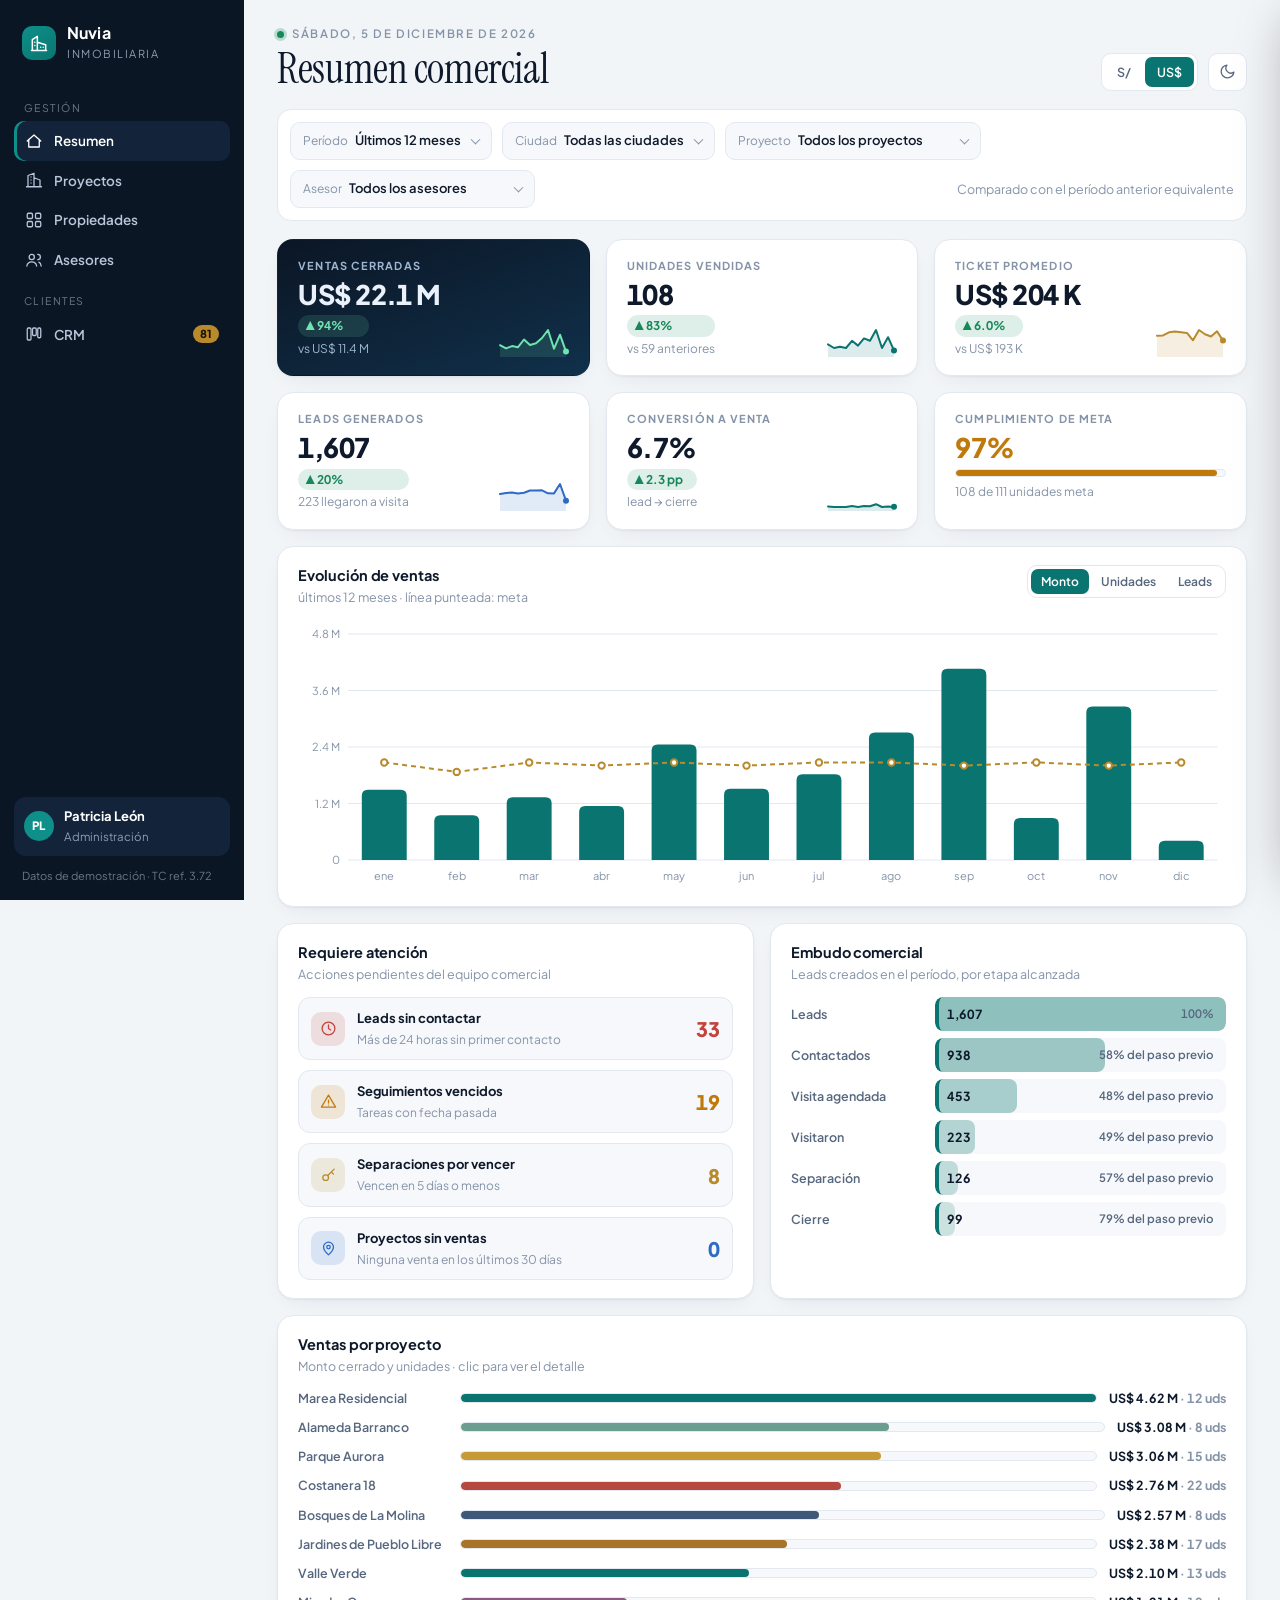
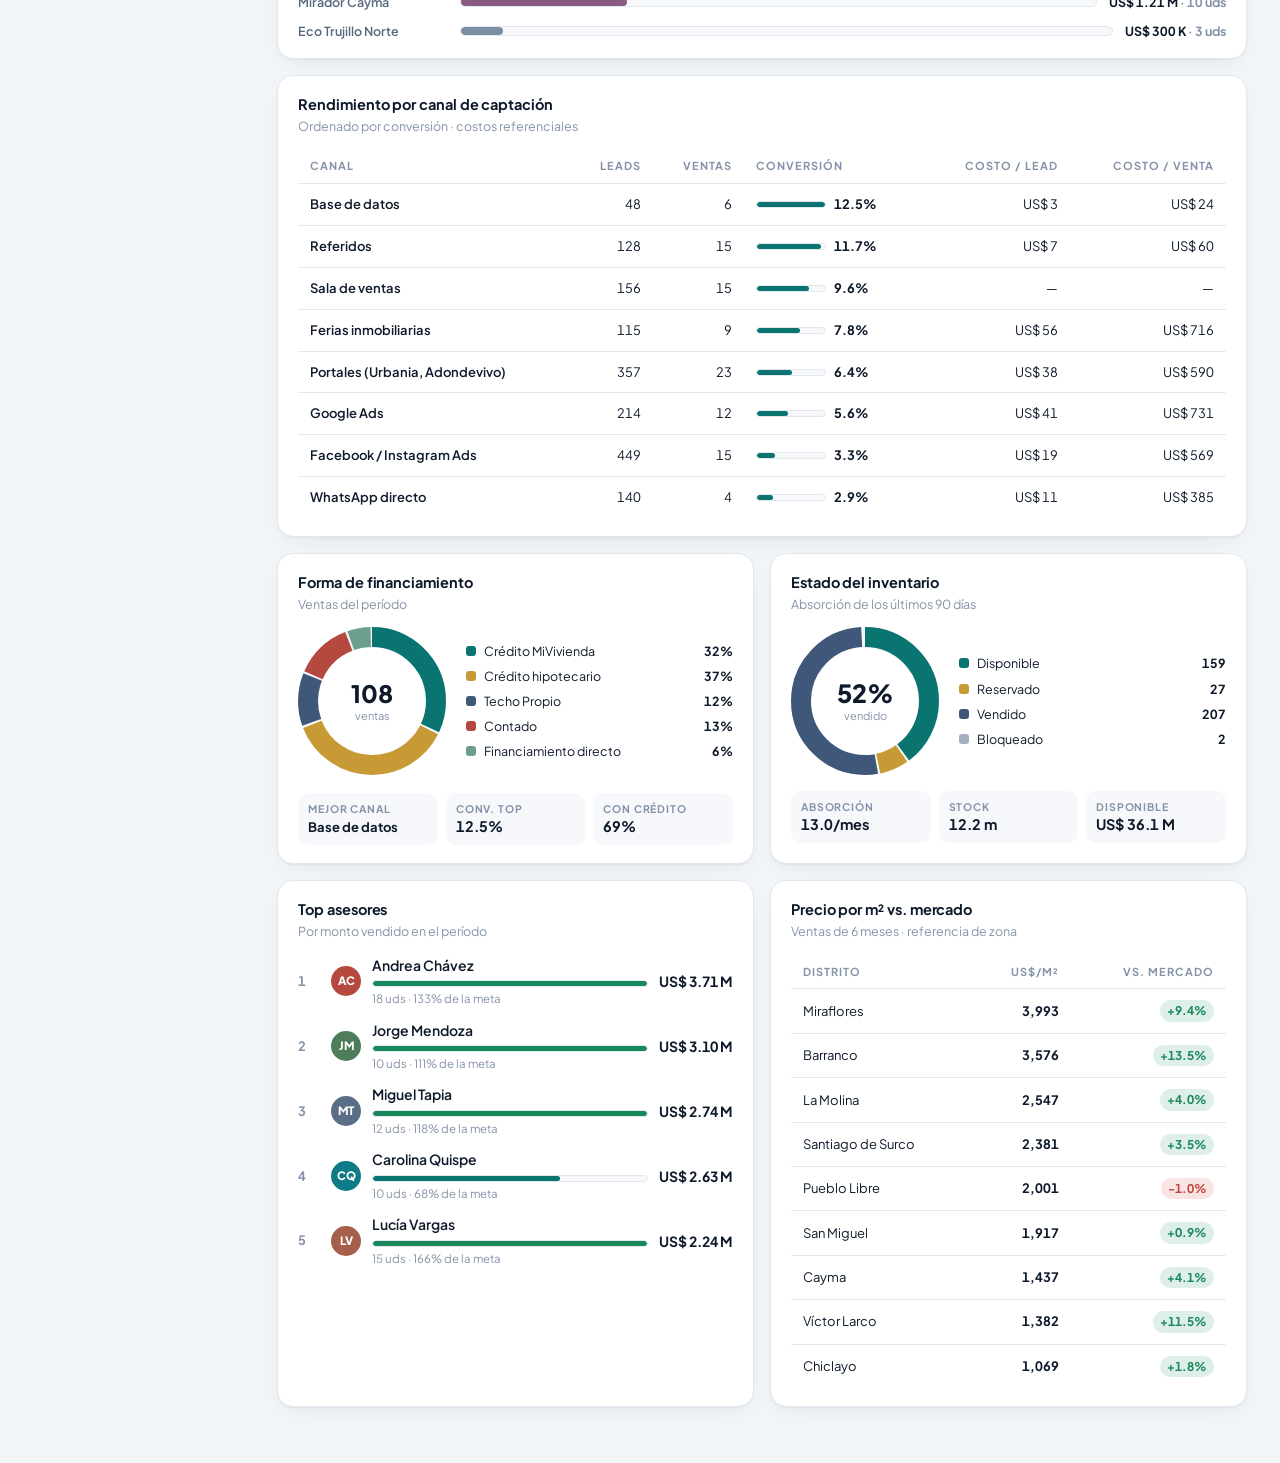
<file: index.html>
<!doctype html><html><head><meta charset="utf-8"><meta name="viewport" content="width=device-width,initial-scale=1"></head><body><meta name="claude:viewport-fit-sides" content="cover">
<title>Nuvia Inmobiliaria</title>
<link rel="preconnect" href="https://fonts.googleapis.com">
<link rel="preconnect" href="https://fonts.gstatic.com" crossorigin>
<link rel="stylesheet" href="https://fonts.googleapis.com/css2?family=Plus+Jakarta+Sans:wght@400;500;600;700;800&family=Instrument+Serif&display=swap">
<style>
/* Layout: sidebar oscuro fijo + área de trabajo clara. Tokens: tinta azul, verde petróleo, oro. */
:root{
  --bg:#f2f5f8; --surface:#ffffff; --surface-2:#f6f8fb; --line:#e2e8f0; --line-2:#cfd8e3;
  --fg:#0e1a2b; --fg-2:#56677f; --fg-3:#8593a8;
  --accent:#0a7570; --accent-2:#0e8f89; --accent-soft:#dff2f0; --on-accent:#ffffff;
  --gold:#b98a2c; --good:#17885a; --warn:#c07a0c; --bad:#c4433c; --info:#2f6bc4;
  --side:#0b1625; --side-2:#13233a; --side-fg:#b9c6d9; --side-fg-hi:#ffffff;
  --tip:#0e1a2b; --tip-fg:#f4f7fb; --shadow:0 1px 2px rgba(14,26,43,.05),0 8px 24px -12px rgba(14,26,43,.12);
  --s-disp:#0a7570; --s-res:#c89a35; --s-sold:#3f5778; --s-block:#a3afc0;
  --ser0:#0a7570; --ser1:#c89a35; --ser2:#3f5778; --ser3:#b5483f; --ser4:#6b9e8f; --ser5:#8a5a83; --ser6:#7d8da3; --ser7:#a8742a;
  --font:'Plus Jakarta Sans',system-ui,-apple-system,'Segoe UI',Roboto,sans-serif;
  --serif:'Instrument Serif','Iowan Old Style',Georgia,serif;
}
@media (prefers-color-scheme:dark){:root:not([data-theme="light"]){
  --bg:#08111d; --surface:#0f1b2c; --surface-2:#142238; --line:#1f3049; --line-2:#2b4062;
  --fg:#e8eef7; --fg-2:#9aaec8; --fg-3:#6b7f9b;
  --accent:#34c0b8; --accent-2:#5fd3cc; --accent-soft:#0f3a3b; --on-accent:#06201f;
  --gold:#e2b552; --good:#3ccf90; --warn:#e5a23a; --bad:#f06c64; --info:#6aa0f0;
  --side:#060d17; --side-2:#0f1b2c; --side-fg:#9fb1ca; --side-fg-hi:#ffffff;
  --tip:#e8eef7; --tip-fg:#0e1a2b; --shadow:0 1px 2px rgba(0,0,0,.3),0 8px 24px -12px rgba(0,0,0,.5);
  --s-disp:#34c0b8; --s-res:#e2b552; --s-sold:#6f8bb3; --s-block:#4a5c78; --ser0:#34c0b8; --ser1:#e2b552; --ser2:#6f8bb3; --ser3:#f06c64; --ser4:#7fd0b8; --ser5:#c08ad0; --ser6:#9fb1ca; --ser7:#d9a35a; color-scheme:dark}}
:root[data-theme="dark"]{
  --bg:#08111d; --surface:#0f1b2c; --surface-2:#142238; --line:#1f3049; --line-2:#2b4062;
  --fg:#e8eef7; --fg-2:#9aaec8; --fg-3:#6b7f9b;
  --accent:#34c0b8; --accent-2:#5fd3cc; --accent-soft:#0f3a3b; --on-accent:#06201f;
  --gold:#e2b552; --good:#3ccf90; --warn:#e5a23a; --bad:#f06c64; --info:#6aa0f0;
  --side:#060d17; --side-2:#0f1b2c; --side-fg:#9fb1ca; --side-fg-hi:#ffffff;
  --tip:#e8eef7; --tip-fg:#0e1a2b; --shadow:0 1px 2px rgba(0,0,0,.3),0 8px 24px -12px rgba(0,0,0,.5);
  --s-disp:#34c0b8; --s-res:#e2b552; --s-sold:#6f8bb3; --s-block:#4a5c78; --ser0:#34c0b8; --ser1:#e2b552; --ser2:#6f8bb3; --ser3:#f06c64; --ser4:#7fd0b8; --ser5:#c08ad0; --ser6:#9fb1ca; --ser7:#d9a35a; color-scheme:dark}

*{box-sizing:border-box}
body{margin:0;background:var(--bg);color:var(--fg);font-family:var(--font);font-size:14px;line-height:1.45;-webkit-font-smoothing:antialiased}
button,input,select,textarea{font:inherit;color:inherit}
button{cursor:pointer}
.num{font-variant-numeric:tabular-nums}
:focus-visible{outline:2px solid var(--accent);outline-offset:2px;border-radius:6px}

.app{display:grid;grid-template-columns:244px minmax(0,1fr);min-height:100vh}
.side{position:sticky;top:0;align-self:start;height:100vh;background:var(--side);color:var(--side-fg);padding:22px 14px 16px;display:flex;flex-direction:column;gap:4px}
.brand{display:flex;align-items:center;gap:11px;padding:2px 8px 20px}
.brand-mark{width:34px;height:34px;border-radius:10px;background:linear-gradient(145deg,var(--accent-2),var(--accent));display:grid;place-items:center;flex:none}
.brand b{display:block;color:var(--side-fg-hi);font-size:16px;letter-spacing:.01em;line-height:1.1}
.brand span{font-size:11px;letter-spacing:.14em;text-transform:uppercase;color:var(--side-fg);opacity:.75}
.nav-label{font-size:10.5px;letter-spacing:.14em;text-transform:uppercase;padding:14px 10px 6px;opacity:.55}
.nav a{display:flex;align-items:center;gap:11px;padding:10px 11px;border-radius:10px;color:var(--side-fg);text-decoration:none;font-weight:600;font-size:13.5px;position:relative}
.nav a:hover{background:var(--side-2);color:var(--side-fg-hi)}
.nav a[aria-current="page"]{background:var(--side-2);color:var(--side-fg-hi);box-shadow:inset 3px 0 0 var(--accent-2)}
.nav svg{width:18px;height:18px;flex:none;stroke:currentColor;fill:none;stroke-width:1.7;stroke-linecap:round;stroke-linejoin:round}
.nav .badge{margin-left:auto;background:var(--gold);color:#1b1405;border-radius:999px;font-size:11px;font-weight:800;padding:1px 7px}
.side-foot{margin-top:auto;display:flex;flex-direction:column;gap:12px}
.me{display:flex;align-items:center;gap:10px;padding:10px;border-radius:12px;background:var(--side-2)}
.me b{display:block;color:var(--side-fg-hi);font-size:13px}
.me span{font-size:11.5px;opacity:.75}
.demo{font-size:11px;opacity:.55;padding:0 8px}

.main{min-width:0;padding-block:26px 56px;padding-left:max(clamp(16px,2.6vw,36px),env(safe-area-inset-left,0px));padding-right:max(clamp(16px,2.6vw,36px),env(safe-area-inset-right,0px))}
.head{display:flex;flex-wrap:wrap;gap:14px 24px;align-items:flex-end;justify-content:space-between;margin-bottom:18px}
.eyebrow{font-size:11.5px;letter-spacing:.14em;text-transform:uppercase;color:var(--fg-3);font-weight:600;display:flex;align-items:center;gap:8px}
.live{width:7px;height:7px;border-radius:50%;background:var(--good);box-shadow:0 0 0 3px color-mix(in srgb,var(--good) 25%,transparent)}
h1.title{font-family:var(--serif);font-weight:400;font-size:clamp(30px,4vw,42px);line-height:1.05;margin:4px 0 0;letter-spacing:-.01em;text-wrap:balance}
.head-r{display:flex;gap:10px;align-items:center;flex-wrap:wrap}
.iconbtn{height:38px;min-width:38px;padding:0 10px;border-radius:10px;border:1px solid var(--line);background:var(--surface);display:inline-flex;align-items:center;justify-content:center;gap:6px;color:var(--fg-2)}
.iconbtn:hover{border-color:var(--line-2);color:var(--fg)}
.iconbtn svg{width:17px;height:17px;stroke:currentColor;fill:none;stroke-width:1.8;stroke-linecap:round;stroke-linejoin:round}

.seg{display:inline-flex;background:var(--surface);border:1px solid var(--line);border-radius:10px;padding:3px;gap:2px}
.seg button{border:0;background:transparent;padding:6px 12px;border-radius:7px;font-weight:600;font-size:12.5px;color:var(--fg-2)}
.seg button[aria-pressed="true"]{background:var(--accent);color:var(--on-accent)}
.seg.sm button{padding:4px 10px;font-size:12px}

.tb{display:flex;flex-wrap:wrap;gap:10px;align-items:center;margin-bottom:18px;padding:12px;background:var(--surface);border:1px solid var(--line);border-radius:14px}
.tb .grow{flex:1 1 auto}
.field{position:relative;display:flex;align-items:center;gap:7px;border:1px solid var(--line);background:var(--surface-2);border-radius:10px;padding:0 12px;height:38px;min-width:0}
.field:focus-within{border-color:var(--accent);box-shadow:0 0 0 3px color-mix(in srgb,var(--accent) 18%,transparent)}
.field>span{color:var(--fg-3);font-size:12px;white-space:nowrap}
.field select{appearance:none;-webkit-appearance:none;border:0;background:transparent;font-weight:600;font-size:13px;height:100%;padding-right:18px;outline:none;min-width:0;max-width:200px;text-overflow:ellipsis;cursor:pointer}
.field select option{background:var(--surface);color:var(--fg)}
.field.sl::after{content:"";position:absolute;right:12px;top:50%;width:6px;height:6px;border-right:1.6px solid var(--fg-3);border-bottom:1.6px solid var(--fg-3);transform:translateY(-70%) rotate(45deg);pointer-events:none}
.field input[type=search],.field input[type=text]{border:0;background:transparent;outline:none;height:100%;min-width:150px;width:100%;font-size:13px}
.field.search{flex:1 1 220px;max-width:340px}
.field svg{width:16px;height:16px;stroke:var(--fg-3);fill:none;stroke-width:1.8;flex:none}

.grid{display:grid;grid-template-columns:repeat(12,minmax(0,1fr));gap:16px}
.c2{grid-column:span 2}.c3{grid-column:span 3}.c4{grid-column:span 4}.c5{grid-column:span 5}.c6{grid-column:span 6}.c7{grid-column:span 7}.c8{grid-column:span 8}.c12{grid-column:span 12}
@media(max-width:1280px){.c3{grid-column:span 4}.c4{grid-column:span 6}.c5{grid-column:span 6}.c7{grid-column:span 12}.c8{grid-column:span 12}}
@media(max-width:820px){.c3,.c4,.c5,.c6{grid-column:span 12}}
@media(max-width:1280px) and (min-width:821px){.kpis .c3{grid-column:span 4}}
@media(max-width:1560px){.kpis .c2{grid-column:span 4}}
@media(max-width:820px){.kpis .c2{grid-column:span 6}}
@media(max-width:480px){.kpis .c2{grid-column:span 12}}

.card{background:var(--surface);border:1px solid var(--line);border-radius:16px;padding:18px 20px;box-shadow:var(--shadow);min-width:0}
.card-h{display:flex;align-items:flex-start;justify-content:space-between;gap:12px;margin-bottom:14px;flex-wrap:wrap}
.card-h h3{margin:0;font-size:14.5px;font-weight:700;letter-spacing:-.005em}
.card-h p{margin:2px 0 0;font-size:12.5px;color:var(--fg-3)}
.lbl{font-size:11px;letter-spacing:.1em;text-transform:uppercase;color:var(--fg-3);font-weight:700}

.kpi{display:flex;flex-direction:column;gap:6px;position:relative;overflow:hidden}
.kpi .v{font-size:27px;font-weight:800;letter-spacing:-.02em;line-height:1.1;font-variant-numeric:tabular-nums}
.kpi .v small{font-size:14px;font-weight:600;color:var(--fg-3);margin-left:3px}
.kpi .row{display:flex;align-items:flex-end;justify-content:space-between;gap:8px}
.kpi svg.spark{width:72px;height:30px;flex:none}
.kpi .sub{font-size:12px;color:var(--fg-3)}
.kpi.hero{background:linear-gradient(160deg,var(--side) 0%,#10304a 100%);border-color:transparent;color:#eaf1fa}
.kpi.hero .lbl,.kpi.hero .sub{color:#9fb6d2}
.kpi.hero .v small{color:#9fb6d2}
.delta{display:inline-flex;align-items:center;gap:3px;font-size:12px;font-weight:700;padding:2px 7px;border-radius:999px;font-variant-numeric:tabular-nums}
.delta.up{color:var(--good);background:color-mix(in srgb,var(--good) 14%,transparent)}
.delta.dn{color:var(--bad);background:color-mix(in srgb,var(--bad) 14%,transparent)}
.kpi.hero .delta.up{color:#6fe3b0;background:rgba(111,227,176,.14)}
.kpi.hero .delta.dn{color:#ff9d96;background:rgba(255,157,150,.14)}

.pill{--c:var(--fg-2);display:inline-flex;align-items:center;gap:5px;font-size:11.5px;font-weight:700;padding:2px 9px;border-radius:999px;color:var(--c);background:color-mix(in srgb,var(--c) 14%,transparent);white-space:nowrap}
.pill i{width:6px;height:6px;border-radius:50%;background:var(--c)}
.p-disp{--c:var(--s-disp)}.p-res{--c:var(--warn)}.p-sold{--c:var(--s-sold)}.p-block{--c:var(--fg-3)}
.t-hot{--c:var(--bad)}.t-warm{--c:var(--warn)}.t-cold{--c:var(--info)}
.p-good{--c:var(--good)}.p-bad{--c:var(--bad)}.p-gold{--c:var(--gold)}.p-acc{--c:var(--accent)}

.av{width:30px;height:30px;border-radius:50%;display:grid;place-items:center;font-size:11.5px;font-weight:800;color:#fff;flex:none;letter-spacing:.02em}
.av.lg{width:52px;height:52px;font-size:17px}.av.sm{width:24px;height:24px;font-size:10px}

.tw{overflow-x:auto;margin:0 -4px;padding:0 4px}
table{border-collapse:collapse;width:100%}
th{font-size:11px;letter-spacing:.09em;text-transform:uppercase;color:var(--fg-3);font-weight:700;text-align:left;padding:9px 12px;border-bottom:1px solid var(--line);white-space:nowrap;position:sticky;top:0;background:var(--surface)}
th.r,td.r{text-align:right}
th[data-sort]{cursor:pointer;user-select:none}
th[data-sort]:hover{color:var(--fg)}
td{padding:11px 12px;border-bottom:1px solid var(--line);font-size:13px;white-space:nowrap;font-variant-numeric:tabular-nums}
tbody tr{cursor:pointer}
tbody tr:hover td{background:var(--surface-2)}
tbody tr:last-child td{border-bottom:0}
.who{display:flex;align-items:center;gap:9px}
.who b{display:block;font-weight:600;line-height:1.2}
.who small{color:var(--fg-3);font-size:12px}
.muted{color:var(--fg-3)}

.hb{display:flex;flex-direction:column;gap:11px}
.hb-r{display:grid;grid-template-columns:minmax(90px,150px) minmax(0,1fr) auto;align-items:center;gap:12px;font-size:12.5px}
.hb-r .n{white-space:nowrap;overflow:hidden;text-overflow:ellipsis;color:var(--fg-2);font-weight:600}
.hb-t{height:10px;background:var(--surface-2);border-radius:99px;overflow:hidden;border:1px solid var(--line)}
.hb-t i{display:block;height:100%;border-radius:99px;background:var(--accent)}
.hb-r .vv{font-weight:700;font-variant-numeric:tabular-nums;white-space:nowrap}
.fun{display:flex;flex-direction:column;gap:7px}
.fun-r{display:grid;grid-template-columns:132px minmax(0,1fr);gap:12px;align-items:center;font-size:12.5px}
.fun-r .n{color:var(--fg-2);font-weight:600}
.fun-b{height:34px;border-radius:8px;background:var(--surface-2);position:relative;overflow:hidden}
.fun-b i{position:absolute;inset:0 auto 0 0;border-radius:8px;border-left:4px solid var(--accent)}
.fun-b span{position:absolute;inset:0;display:flex;align-items:center;justify-content:space-between;padding:0 12px;font-weight:700;font-variant-numeric:tabular-nums;color:var(--fg)}
.fun-b span em{font-style:normal;font-weight:600;font-size:11.5px;color:var(--fg-2)}
@media(max-width:520px){.fun-r{grid-template-columns:92px minmax(0,1fr)}}

.chart{width:100%;position:relative}
.chart svg{display:block;width:100%;height:auto;overflow:visible}
.chart text{fill:var(--fg-3);font-size:11px;font-family:var(--font)}
.chart .gl{stroke:var(--line);stroke-width:1}
.chart .bar{fill:var(--accent);transition:opacity .15s}
.chart .bar.dim{fill:color-mix(in srgb,var(--accent) 45%,var(--surface))}
.chart .hit:hover+.bar,.chart .barg:hover .bar{opacity:.78}
.chart .goal{fill:none;stroke:var(--gold);stroke-width:2;stroke-dasharray:5 4}
.legend{display:flex;flex-wrap:wrap;gap:6px 14px;font-size:12px;color:var(--fg-2)}
.legend span{display:inline-flex;align-items:center;gap:6px}
.legend i{width:9px;height:9px;border-radius:3px;display:inline-block}
.donut-w{display:flex;align-items:center;gap:20px;flex-wrap:wrap}
.donut-w svg{flex:none}
.dl{display:flex;flex-direction:column;gap:7px;flex:1 1 170px;min-width:0}
.dl div{display:grid;grid-template-columns:10px minmax(0,1fr) auto;gap:8px;align-items:center;font-size:12.5px}
.dl i{width:10px;height:10px;border-radius:3px}
.dl b{font-variant-numeric:tabular-nums}

.alerts{display:flex;flex-direction:column;gap:10px}
.al{display:flex;gap:12px;align-items:center;padding:11px 12px;border-radius:12px;border:1px solid var(--line);background:var(--surface-2);text-align:left;width:100%}
.al:hover{border-color:var(--line-2)}
.al .ic{width:34px;height:34px;border-radius:10px;display:grid;place-items:center;flex:none;color:var(--c);background:color-mix(in srgb,var(--c) 15%,transparent)}
.al .ic svg{width:17px;height:17px;stroke:currentColor;fill:none;stroke-width:1.8;stroke-linecap:round;stroke-linejoin:round}
.al b{display:block;font-size:13px}.al small{color:var(--fg-3);font-size:12px}
.al .k{margin-left:auto;font-size:20px;font-weight:800;font-variant-numeric:tabular-nums;color:var(--c)}

.pgrid{display:grid;grid-template-columns:repeat(auto-fill,minmax(310px,1fr));gap:16px}
.pc{padding:0;overflow:hidden;display:flex;flex-direction:column;cursor:pointer;transition:transform .15s,border-color .15s;text-align:left}
.pc:hover{transform:translateY(-2px);border-color:var(--line-2)}
.pc-top{height:116px;position:relative;background:linear-gradient(180deg,var(--hue-a),var(--hue-b));overflow:hidden}
.pc-top svg{position:absolute;inset:auto 0 0 0;width:100%;height:84px}
.pc-top .pill{position:absolute;left:14px;top:14px;background:rgba(255,255,255,.88);color:#10243a}
.pc-top .pill i{background:#10243a}
.pc-b{padding:16px 18px 18px;display:flex;flex-direction:column;gap:12px}
.pc-b h4{margin:0;font-size:16.5px;font-weight:800;letter-spacing:-.01em}
.pc-b .loc{color:var(--fg-3);font-size:12.5px}
.stk{display:flex;height:9px;border-radius:99px;overflow:hidden;background:var(--surface-2);gap:2px}
.stk i{display:block;height:100%}
.stats3{display:grid;grid-template-columns:repeat(3,1fr);gap:8px}
.stats3 div{background:var(--surface-2);border-radius:10px;padding:8px 10px}
.stats3 small{display:block;font-size:10.5px;letter-spacing:.08em;text-transform:uppercase;color:var(--fg-3);font-weight:700}
.stats3 b{font-size:14.5px;font-variant-numeric:tabular-nums;white-space:nowrap}
.prog{display:flex;flex-direction:column;gap:5px;font-size:12px;color:var(--fg-3)}
.prog>div:first-child{display:flex;justify-content:space-between}
.prog .hb-t{height:6px}

.plan{display:flex;flex-direction:column;gap:4px}
.plan-r{display:grid;grid-template-columns:34px minmax(0,1fr);gap:8px;align-items:center}
.plan-r small{color:var(--fg-3);font-size:11px;text-align:right;font-variant-numeric:tabular-nums}
.plan-c{display:grid;gap:4px}
.cell{height:32px;border-radius:7px;border:0;font-size:11px;font-weight:700;color:#fff;font-variant-numeric:tabular-nums;padding:0}
.cell.disp{background:var(--s-disp)}.cell.res{background:var(--s-res);color:#2a1d03}.cell.sold{background:var(--s-sold)}.cell.block{background:var(--s-block)}
.cell:hover{filter:brightness(1.12);transform:scale(1.04)}

.pager{display:flex;justify-content:space-between;align-items:center;gap:10px;margin-top:12px;font-size:12.5px;color:var(--fg-3);flex-wrap:wrap}
.btn{height:36px;padding:0 14px;border-radius:10px;border:1px solid var(--line);background:var(--surface);font-weight:600;font-size:13px;display:inline-flex;align-items:center;gap:7px}
.btn:hover{border-color:var(--line-2)}
.btn.pri{background:var(--accent);border-color:var(--accent);color:var(--on-accent)}
.btn.pri:hover{filter:brightness(1.07)}
.btn[disabled]{opacity:.4;cursor:default}
.btn svg{width:15px;height:15px;stroke:currentColor;fill:none;stroke-width:1.9;stroke-linecap:round;stroke-linejoin:round}
.chips{display:flex;flex-wrap:wrap;gap:10px;margin-bottom:16px}
.chip{display:flex;flex-direction:column;gap:2px;padding:12px 16px;border-radius:14px;background:var(--surface);border:1px solid var(--line);min-width:150px;flex:1 1 150px}
.chip b{font-size:21px;font-weight:800;font-variant-numeric:tabular-nums;letter-spacing:-.01em}
.chip small{color:var(--fg-3);font-size:12px}

.lead-t{display:grid;grid-template-columns:repeat(auto-fill,minmax(230px,1fr));gap:10px;margin-bottom:16px}
.task{display:flex;gap:10px;align-items:flex-start;padding:11px 12px;border-radius:12px;background:var(--surface);border:1px solid var(--line);text-align:left}
.task:hover{border-color:var(--line-2)}
.task .dot{width:8px;height:8px;border-radius:50%;margin-top:6px;background:var(--c,var(--accent));flex:none}
.task b{display:block;font-size:12.5px}.task small{color:var(--fg-3);font-size:11.5px}
.board{display:grid;grid-auto-flow:column;grid-auto-columns:minmax(280px,1fr);gap:14px;overflow-x:auto;padding-bottom:12px;align-items:start}
.col{background:var(--surface-2);border:1px solid var(--line);border-radius:16px;padding:12px;display:flex;flex-direction:column;gap:10px;min-height:260px}
.col.over{outline:2px dashed var(--accent);outline-offset:-4px}
.col-h{display:flex;align-items:center;justify-content:space-between;gap:8px;padding:2px 4px 0}
.col-h b{font-size:13px;display:flex;align-items:center;gap:8px}
.col-h b i{width:9px;height:9px;border-radius:50%}
.col-h small{color:var(--fg-3);font-size:12px;font-variant-numeric:tabular-nums}
.col-sum{font-size:12px;color:var(--fg-3);padding:0 4px}
.col-l{display:flex;flex-direction:column;gap:10px;max-height:64vh;overflow:auto;padding:2px}
.lc{background:var(--surface);border:1px solid var(--line);border-radius:13px;padding:12px;display:flex;flex-direction:column;gap:9px;cursor:grab;text-align:left;box-shadow:0 1px 2px rgba(14,26,43,.04)}
.lc:hover{border-color:var(--line-2);box-shadow:var(--shadow)}
.lc.drag{opacity:.4}
.lc .t{display:flex;justify-content:space-between;gap:8px;align-items:flex-start}
.lc .t b{font-size:13.5px;line-height:1.25}
.lc .m{font-size:12px;color:var(--fg-3);display:flex;flex-direction:column;gap:2px}
.lc .f{display:flex;align-items:center;justify-content:space-between;gap:8px;font-size:12px}
.lc .nx{display:flex;align-items:center;gap:6px;font-size:11.5px;color:var(--fg-2);padding:6px 8px;background:var(--surface-2);border-radius:8px}
.lc .nx.late{color:var(--bad);background:color-mix(in srgb,var(--bad) 10%,transparent)}
.lc .nx svg{width:13px;height:13px;stroke:currentColor;fill:none;stroke-width:2;flex:none}
.val{font-weight:800;font-variant-numeric:tabular-nums}

.scrim{position:fixed;inset:0;background:rgba(6,12,22,.5);opacity:0;pointer-events:none;transition:opacity .2s;z-index:40;backdrop-filter:blur(2px)}
.scrim.on{opacity:1;pointer-events:auto}
.drawer{position:fixed;top:0;right:0;bottom:0;width:min(580px,100%);background:var(--surface);z-index:41;transform:translateX(102%);transition:transform .26s cubic-bezier(.2,.8,.2,1);display:flex;flex-direction:column;border-left:1px solid var(--line);box-shadow:-20px 0 50px -20px rgba(0,0,0,.35);padding-top:env(safe-area-inset-top,0px);padding-bottom:env(safe-area-inset-bottom,0px)}
.drawer.on{transform:none}
.dr-h{padding:20px 24px 14px;border-bottom:1px solid var(--line);display:flex;gap:14px;align-items:flex-start;justify-content:space-between}
.dr-h h2{margin:0;font-family:var(--serif);font-weight:400;font-size:28px;line-height:1.1}
.dr-b{padding:20px 24px 28px;overflow:auto;flex:1;display:flex;flex-direction:column;gap:20px}
.sec h5{margin:0 0 10px;font-size:11px;letter-spacing:.1em;text-transform:uppercase;color:var(--fg-3);font-weight:700}
.kv{display:grid;grid-template-columns:repeat(2,minmax(0,1fr));gap:10px 18px}
.kv div{display:flex;flex-direction:column;gap:1px;min-width:0}
.kv small{color:var(--fg-3);font-size:11.5px}.kv b{font-size:13.5px;font-weight:600;overflow-wrap:anywhere}
.stepper{display:flex;gap:4px;flex-wrap:wrap}
.stepper button{flex:1 1 auto;border:1px solid var(--line);background:var(--surface-2);border-radius:9px;padding:8px 8px;font-size:11.5px;font-weight:700;color:var(--fg-3);min-width:78px}
.stepper button.done{background:color-mix(in srgb,var(--accent) 12%,transparent);color:var(--accent);border-color:color-mix(in srgb,var(--accent) 30%,transparent)}
.stepper button.cur{background:var(--accent);color:var(--on-accent);border-color:var(--accent)}
.tl{display:flex;flex-direction:column;gap:0;border-left:2px solid var(--line);margin-left:7px}
.tl div{position:relative;padding:0 0 16px 20px}
.tl div::before{content:"";position:absolute;left:-7px;top:3px;width:12px;height:12px;border-radius:50%;background:var(--surface);border:2px solid var(--c,var(--accent))}
.tl b{font-size:13px;display:block}.tl small{color:var(--fg-3);font-size:11.5px}
.sim{display:flex;flex-direction:column;gap:12px;padding:16px;border-radius:14px;background:var(--surface-2);border:1px solid var(--line)}
.sim label{display:grid;grid-template-columns:120px minmax(0,1fr) 58px;gap:10px;align-items:center;font-size:12.5px;color:var(--fg-2)}
.sim output{text-align:right;font-weight:700;color:var(--fg);font-variant-numeric:tabular-nums}
input[type=range]{accent-color:var(--accent);width:100%}
.big{font-size:30px;font-weight:800;letter-spacing:-.02em;font-variant-numeric:tabular-nums}
textarea.note{width:100%;min-height:68px;border:1px solid var(--line);background:var(--surface-2);border-radius:10px;padding:10px 12px;resize:vertical;outline:none}
textarea.note:focus{border-color:var(--accent)}
.acts{display:flex;gap:8px;flex-wrap:wrap}
.x{width:36px;height:36px;border-radius:10px;border:1px solid var(--line);background:var(--surface);display:grid;place-items:center;flex:none}
.x svg{width:16px;height:16px;stroke:currentColor;fill:none;stroke-width:2;stroke-linecap:round}
.score{display:flex;align-items:center;gap:12px}
.score .hb-t{flex:1}

.tip{position:fixed;z-index:60;pointer-events:none;background:var(--tip);color:var(--tip-fg);padding:8px 11px;border-radius:9px;font-size:12px;line-height:1.4;max-width:260px;opacity:0;transition:opacity .1s;box-shadow:0 8px 24px rgba(0,0,0,.3)}
.tip b{display:block;font-size:12.5px}
.toast{position:fixed;left:50%;bottom:calc(24px + env(safe-area-inset-bottom,0px));transform:translate(-50%,20px);background:var(--fg);color:var(--bg);padding:11px 18px;border-radius:12px;font-weight:600;font-size:13px;opacity:0;transition:.25s;z-index:70;pointer-events:none;max-width:90vw}
.toast.on{opacity:1;transform:translate(-50%,0)}
.empty{padding:40px 10px;text-align:center;color:var(--fg-3)}
.rank{display:flex;flex-direction:column;gap:12px}
.rank-r{display:grid;grid-template-columns:22px 30px minmax(0,1fr) auto;gap:11px;align-items:center}
.rank-r>b:first-child{color:var(--fg-3);font-variant-numeric:tabular-nums;font-size:13px}
.rank-r .hb-t{margin-top:5px;height:7px}
.podium{display:grid;grid-template-columns:repeat(3,minmax(0,1fr));gap:16px;margin-bottom:16px}
@media(max-width:820px){.podium{grid-template-columns:1fr}}
.pod{display:flex;flex-direction:column;gap:14px}
.pod .top{display:flex;gap:12px;align-items:center}
.pod .medal{margin-left:auto;font-family:var(--serif);font-size:34px;color:var(--gold);line-height:1}
.pod .big{font-size:26px}

@media(max-width:980px){
  .app{grid-template-columns:minmax(0,1fr)}
  .side{position:sticky;z-index:30;height:auto;flex-direction:row;align-items:center;gap:6px;padding:10px max(12px,env(safe-area-inset-left,0px));overflow-x:auto;top:0}
  .brand{padding:0 10px 0 0}.brand span,.nav-label,.side-foot,.nav .badge{display:none}
  .nav{display:flex;gap:4px}.nav a{white-space:nowrap;padding:9px 12px}
  .nav a[aria-current="page"]{box-shadow:none}
}
@media(prefers-reduced-motion:reduce){*{transition:none!important}}
</style>
<div class="app" id="app">
  <aside class="side">
    <div class="brand">
      <div class="brand-mark"><svg width="20" height="20" viewBox="0 0 24 24" fill="none" stroke="#fff" stroke-width="1.8" stroke-linecap="round" stroke-linejoin="round"><path d="M4 21V8l6-4v17M10 21V11l10 3v7M3 21h18M7 11h.01M7 15h.01M14 17h.01M17 17h.01"/></svg></div>
      <div><b>Nuvia</b><span>Inmobiliaria</span></div>
    </div>
    <nav class="nav" id="nav">
      <div class="nav-label">Gestión</div>
      <a href="#resumen" data-v="resumen"><svg viewBox="0 0 24 24"><path d="M3 12 12 4l9 8M5 10v10h14V10"/></svg>Resumen</a>
      <a href="#proyectos" data-v="proyectos"><svg viewBox="0 0 24 24"><path d="M4 21V6l8-3v18M12 9l8 3v9M2 21h20M8 8h.01M8 12h.01M8 16h.01"/></svg>Proyectos</a>
      <a href="#propiedades" data-v="propiedades"><svg viewBox="0 0 24 24"><rect x="3" y="3" width="7" height="7" rx="1.5"/><rect x="14" y="3" width="7" height="7" rx="1.5"/><rect x="3" y="14" width="7" height="7" rx="1.5"/><rect x="14" y="14" width="7" height="7" rx="1.5"/></svg>Propiedades</a>
      <a href="#asesores" data-v="asesores"><svg viewBox="0 0 24 24"><circle cx="9" cy="8" r="3.5"/><path d="M2.5 20c.6-3.6 3.2-5.5 6.5-5.5s5.9 1.9 6.5 5.5M17 4.5a3.5 3.5 0 0 1 0 7M18.5 14.8c1.7.7 2.7 2.3 3 5.2"/></svg>Asesores</a>
      <div class="nav-label">Clientes</div>
      <a href="#crm" data-v="crm"><svg viewBox="0 0 24 24"><rect x="3" y="4" width="5" height="16" rx="1.5"/><rect x="10" y="4" width="5" height="10" rx="1.5"/><rect x="17" y="4" width="4" height="13" rx="1.5"/></svg>CRM<span class="badge" id="crm-badge">0</span></a>
    </nav>
    <div class="side-foot">
      <div class="me"><div class="av" style="background:#0e8f89">PL</div><div><b>Patricia León</b><span>Administración</span></div></div>
      <div class="demo">Datos de demostración · TC ref. 3.72</div>
    </div>
  </aside>
  <main class="main">
    <header class="head">
      <div>
        <div class="eyebrow"><span class="live"></span><span id="today"></span></div>
        <h1 class="title" id="title">Resumen</h1>
      </div>
      <div class="head-r">
        <div class="seg" id="cur" role="group" aria-label="Moneda"><button data-cur="PEN" aria-pressed="false">S/</button><button data-cur="USD" aria-pressed="true">US$</button></div>
        <button class="iconbtn" id="theme" title="Cambiar tema" aria-label="Cambiar tema"><svg viewBox="0 0 24 24"><path d="M21 12.8A9 9 0 1 1 11.2 3a7 7 0 0 0 9.8 9.8z"/></svg></button>
      </div>
    </header>
    <div id="tb"></div>
    <div id="body"></div>
  </main>
</div>
<div class="scrim" id="scrim"></div>
<aside class="drawer" id="drawer" aria-hidden="true"></aside>
<div class="tip" id="tip"></div>
<div class="toast" id="toast" role="status"></div>
<script>
/* ================= DATOS DE DEMOSTRACIÓN (ficticios) ================= */
const TC = 3.72, DAY = 864e5;
const NOW = new Date(); NOW.setHours(12, 0, 0, 0);
const T0 = NOW.getTime();
function mulberry(a){return function(){a|=0;a=a+0x6D2B79F5|0;let t=Math.imul(a^a>>>15,1|a);t=t+Math.imul(t^t>>>7,61|t)^t;return((t^t>>>14)>>>0)/4294967296}}
const R = mulberry(26102026);
const rnd = (a,b)=>a+R()*(b-a), ri = (a,b)=>Math.floor(rnd(a,b+1)), pick = a=>a[Math.floor(R()*a.length)];
function wpick(items, w){let t=0;for(const x of w)t+=x;let x=R()*t;for(let i=0;i<items.length;i++){x-=w[i];if(x<0)return items[i]}return items[items.length-1]}
const ago = d => T0 - d*DAY;

const ADV = [
 {id:'a1',name:'Carolina Quispe',zone:'Lima Moderna',cities:['Lima'],skill:1.3,goal:2.6,color:'#0e7c86'},
 {id:'a2',name:'Diego Salazar',zone:'Lima Moderna',cities:['Lima'],skill:1.15,goal:2.4,color:'#3f5f9e'},
 {id:'a3',name:'María Fernanda Huamán',zone:'Lima Centro',cities:['Lima'],skill:1.0,goal:2.0,color:'#a8742a'},
 {id:'a4',name:'Luis Paredes',zone:'Lima Centro',cities:['Lima'],skill:0.85,goal:1.8,color:'#6b5b95'},
 {id:'a5',name:'Andrea Chávez',zone:'Lima Sur',cities:['Lima'],skill:1.2,goal:2.4,color:'#b5483f'},
 {id:'a6',name:'Jorge Mendoza',zone:'Lima Sur',cities:['Lima'],skill:0.7,goal:1.6,color:'#4e7d5b'},
 {id:'a7',name:'Valeria Rivas',zone:'Lima Oeste',cities:['Lima'],skill:0.95,goal:1.9,color:'#8a5a83'},
 {id:'a8',name:'Renzo Gutiérrez',zone:'Arequipa',cities:['Arequipa'],skill:1.5,goal:1.6,color:'#2f7a9b'},
 {id:'a9',name:'Lucía Vargas',zone:'La Libertad · Lambayeque',cities:['Trujillo','Chiclayo'],skill:0.9,goal:1.6,color:'#a65f4a'},
 {id:'a10',name:'Miguel Tapia',zone:'Venta digital',cities:['Lima','Arequipa','Trujillo','Chiclayo'],skill:0.45,goal:1.8,color:'#5a6f86'}
];
ADV.forEach(a=>{const p=a.name.split(' ');a.ini=(p[0][0]+(p[1]?p[1][0]:'')).toUpperCase()});
const advById = Object.fromEntries(ADV.map(a=>[a.id,a]));

const PROJ = [
 {id:'p1',code:'MR',name:'Marea Residencial',district:'Miraflores',city:'Lima',floors:12,per:4,amin:55,amax:140,ppm:3900,progress:58,delivery:'dic 2027',stage:'En construcción',sold:.52,launch:26,hue:['#cfe3f2','#9ec5e0'],fin:[30,40,0,22,8]},
 {id:'p2',code:'PA',name:'Parque Aurora',district:'Santiago de Surco',city:'Lima',floors:10,per:5,amin:60,amax:112,ppm:2350,progress:71,delivery:'jun 2027',stage:'En construcción',sold:.62,launch:30,hue:['#d7ecdf','#a4d3b9'],fin:[34,36,0,20,10]},
 {id:'p3',code:'BM',name:'Bosques de La Molina',district:'La Molina',city:'Lima',floors:8,per:4,amin:95,amax:165,ppm:2500,progress:34,delivery:'mar 2028',stage:'Preventa',sold:.22,launch:7,hue:['#dfe9d0','#b9d29a'],fin:[18,52,0,22,8]},
 {id:'p4',code:'CT',name:'Costanera 18',district:'San Miguel',city:'Lima',floors:14,per:5,amin:45,amax:86,ppm:1850,progress:83,delivery:'feb 2027',stage:'En construcción',sold:.74,launch:34,hue:['#d2e6ef','#8fc0d6'],fin:[48,22,18,8,4]},
 {id:'p5',code:'AB',name:'Alameda Barranco',district:'Barranco',city:'Lima',floors:8,per:3,amin:70,amax:132,ppm:3300,progress:45,delivery:'sep 2027',stage:'En construcción',sold:.42,launch:16,hue:['#efe0d2','#dcb998'],fin:[22,46,0,24,8]},
 {id:'p6',code:'MC',name:'Mirador Cayma',district:'Cayma',city:'Arequipa',floors:10,per:4,amin:62,amax:106,ppm:1450,progress:62,delivery:'ago 2027',stage:'En construcción',sold:.46,launch:20,hue:['#ecdcd3','#d3a894'],fin:[40,34,8,12,6]},
 {id:'p7',code:'ET',name:'Eco Trujillo Norte',district:'Víctor Larco',city:'Trujillo',floors:9,per:4,amin:58,amax:96,ppm:1250,progress:25,delivery:'jul 2028',stage:'Preventa',sold:.2,launch:6,hue:['#e3e6f2','#b2bce0'],fin:[38,30,14,12,6]},
 {id:'p8',code:'JP',name:'Jardines de Pueblo Libre',district:'Pueblo Libre',city:'Lima',floors:11,per:5,amin:50,amax:92,ppm:1980,progress:92,delivery:'dic 2026',stage:'Entrega inmediata',sold:.82,launch:36,hue:['#e6dcef','#c2aad8'],fin:[44,30,10,10,6]},
 {id:'p9',code:'VV',name:'Valle Verde',district:'Chiclayo',city:'Chiclayo',floors:5,per:8,amin:118,amax:182,ppm:1080,progress:48,delivery:'oct 2027',stage:'En construcción',sold:.32,launch:12,hue:['#e0eadc','#aecaa0'],fin:[14,40,12,26,8],casas:true}
];
const projById = Object.fromEntries(PROJ.map(p=>[p.id,p]));
const MKT = {'Miraflores':3650,'Santiago de Surco':2300,'La Molina':2450,'San Miguel':1900,'Barranco':3150,'Pueblo Libre':2020,'Cayma':1380,'Víctor Larco':1240,'Chiclayo':1050};
const FIN = ['Crédito MiVivienda','Crédito hipotecario','Techo Propio','Contado','Financiamiento directo'];
const SRC = [
 {id:'Portales (Urbania, Adondevivo)',w:24,conv:1.0,cpl:38},
 {id:'Facebook / Instagram Ads',w:27,conv:.62,cpl:19},
 {id:'Google Ads',w:14,conv:1.1,cpl:41},
 {id:'Referidos',w:8,conv:2.4,cpl:7},
 {id:'Sala de ventas',w:9,conv:2.1,cpl:0},
 {id:'Ferias inmobiliarias',w:7,conv:1.3,cpl:56},
 {id:'WhatsApp directo',w:8,conv:1.0,cpl:11},
 {id:'Base de datos',w:3,conv:1.2,cpl:3}
];
const STAGES = [
 {id:0,name:'Nuevo',color:'var(--info)'},
 {id:1,name:'Contactado',color:'var(--accent)'},
 {id:2,name:'Visita agendada',color:'var(--gold)'},
 {id:3,name:'Visitó proyecto',color:'var(--warn)'},
 {id:4,name:'Separación',color:'var(--bad)'},
 {id:5,name:'Cierre ganado',color:'var(--good)'}
];
const NAMES_F = ['Karen','Rosa','Milagros','Fiorella','Gabriela','Daniela','Patricia','Claudia','Sofía','Verónica','Jimena','Paola','Lourdes','Cecilia','Katherine','Alejandra'];
const NAMES_M = ['Carlos','José','Luis','Marco','Eduardo','Sergio','Fernando','Alonso','Javier','Pedro','Ricardo','Álvaro','Hugo','César','Renato','Gonzalo'];
const SURN = ['Ramírez','Torres','Flores','Rojas','Castillo','Vásquez','Mamani','Huamán','Quispe','Chávez','Ríos','Salinas','Delgado','Espinoza','Calderón','Cárdenas','Ponce','Valdivia','Zegarra','Ccama','Bustamante','Lazo','Zavala','Ortiz','Núñez','Aguilar','Paz','Bravo','Soto','Cueva'];
const JOBS = [['Ingeniero civil','Ingeniera civil'],['Médico','Médica'],['Docente','Docente'],['Contador','Contadora'],['Abogado','Abogada'],['Empresario','Empresaria'],['Arquitecto','Arquitecta'],['Administrador','Administradora'],['Independiente','Independiente'],['Ingeniero de sistemas','Ingeniera de sistemas'],['Enfermero','Enfermera'],['Economista','Economista']];
const MOTIVO = ['Primera vivienda','Inversión','Mejorar vivienda','Para alquilar','Independizarse'];
const RES_DIST = ['Los Olivos','San Juan de Lurigancho','Comas','Callao','Surco','Jesús María','Lince','Ate','San Martín de Porres','Chorrillos','Villa El Salvador','Magdalena','Breña','Independencia','Cercado de Lima'];
const LOST = ['Precio fuera de presupuesto','No calificó para crédito','Compró en otro proyecto','Sin respuesta','Postergó la decisión'];
const strip = s => s.normalize('NFD').replace(/[̀-ͯ]/g,'').toLowerCase().replace(/[^a-z]/g,'');

/* ---------- Unidades ---------- */
const UNITS = [];
PROJ.forEach(p => {
  const elig = ADV.filter(a => a.cities.includes(p.city));
  p.units = [];
  for (let f = 1; f <= p.floors; f++) for (let k = 1; k <= p.per; k++) {
    const frac = (k-1)/Math.max(1,p.per-1);
    const area = Math.round((p.amin + (p.amax-p.amin)*Math.min(1,Math.max(0, frac*.8 + R()*.25 + (f===p.floors?.1:0))))*10)/10;
    const bed = p.casas ? 3 + (area>150?1:0) : area<56?1:area<82?2:area<112?3:4;
    const top = f===p.floors && !p.casas;
    const type = p.casas ? 'Casa' : top ? 'Penthouse' : (f===p.floors-1 && k%2===0 ? 'Dúplex' : 'Departamento');
    const list = Math.round(area*p.ppm*(1+(f-1)*.007)*(top?1.12:1)*rnd(.97,1.04)/1000)*1000;
    const pr = Math.pow(1.35-.7*(f/p.floors),1);
    const u0 = R(), ps = p.sold*pr;
    let status = u0<ps ? 'Vendido' : u0<ps+.065 ? 'Reservado' : u0<ps+.065+.015 ? 'Bloqueado' : 'Disponible';
    const u = {
      id: p.code+'-'+String(f).padStart(2,'0')+String(k).padStart(2,'0'), project:p.id, floor:f, num:k, type, area, bed,
      bath: bed>=3?2+(area>120?1:0):bed, price:list, status, orient: R()<.55?'Frente':'Interior', park: R()<.7, view: f>p.floors*.6?'Vista abierta':'Vista a calle', adv:null
    };
    if (status!=='Disponible' && status!=='Bloqueado') {
      u.adv = wpick(elig, elig.map(a=>a.skill)).id;
      if (status==='Vendido') {
        const maxd = p.launch*30;
        u.saleTs = ago(Math.floor(Math.pow(R(),1.3)*maxd)+1);
        u.sold = Math.round(list*(1-rnd(0,.045))/500)*500;
        u.src = wpick(SRC.map(s=>s.id), SRC.map(s=>s.w*s.conv));
        u.fin = wpick(FIN, p.fin);
      } else {
        u.resTs = ago(ri(1,13)); u.src = wpick(SRC.map(s=>s.id), SRC.map(s=>s.w*s.conv)); u.fin = wpick(FIN, p.fin);
      }
    }
    p.units.push(u); UNITS.push(u);
  }
});
const unitById = Object.fromEntries(UNITS.map(u=>[u.id,u]));
UNITS.forEach(u=>{u.city=projById[u.project].city; u.district=projById[u.project].district});

/* ---------- Leads ---------- */
const LEADS = [];
let lid = 1000;
function person(){
  const fem = R()<.5, first = pick(fem?NAMES_F:NAMES_M), s1 = pick(SURN), s2 = pick(SURN);
  const phone = '9'+String(ri(10,99))+' '+String(ri(100,999))+' '+String(ri(100,999));
  const email = strip(first)+'.'+strip(s1)+ri(1,99)+'@'+pick(['gmail.com','hotmail.com','outlook.com','gmail.com','yahoo.com']);
  return {name:first+' '+s1+' '+s2, phone, email, job: pick(JOBS)[fem?1:0], from: pick(RES_DIST), motivo: pick(MOTIVO)};
}
function mkLead(o){
  const p = projById[o.project], elig = ADV.filter(a=>a.cities.includes(p.city));
  const adv = o.adv || wpick(elig, elig.map(a=>a.skill)).id;
  const L = Object.assign({id:'L-'+(++lid)}, person(), {
    advisor: adv, fin: o.fin || wpick(FIN, p.fin), bed: o.bed || ri(1,3), reached: o.reached
  }, o);
  L.temp = L.stage>=4?'Caliente': L.stage===3?wpick(['Caliente','Tibio'],[70,30]) : L.stage===2?wpick(['Caliente','Tibio','Frío'],[35,50,15]) : L.stage===1?wpick(['Tibio','Frío','Caliente'],[45,40,15]) : wpick(['Frío','Tibio'],[60,40]);
  const base = L.unit ? unitById[L.unit].price : Math.round(p.units.reduce((s,u)=>s+u.price,0)/p.units.length*rnd(.85,1.12)/1000)*1000;
  L.value = L.unit ? (unitById[L.unit].sold||base) : base;
  L.budget = Math.round(L.value*rnd(.92,1.12)/5000)*5000;
  L.resp = L.reached>=1 ? Math.max(3, Math.round(24/advById[adv].skill*rnd(.4,2.2))) : null;
  L.score = Math.min(99, Math.round(18 + L.stage*13 + (L.temp==='Caliente'?18:L.temp==='Tibio'?8:0) + rnd(-6,10)));
  LEADS.push(L); return L;
}
// Ganados y separaciones desde las unidades
UNITS.forEach(u=>{
  if (u.status==='Vendido') {
    const created = Math.min(u.saleTs - ri(12,85)*DAY, T0 - DAY);
    mkLead({project:u.project, stage:5, reached:5, unit:u.id, adv:u.adv, src:u.src, fin:u.fin, createdTs:created, stageTs:u.saleTs, lastTs:u.saleTs});
  } else if (u.status==='Reservado') {
    mkLead({project:u.project, stage:4, reached:4, unit:u.id, adv:u.adv, src:u.src, fin:u.fin, createdTs:u.resTs - ri(10,50)*DAY, stageTs:u.resTs, lastTs:u.resTs + ri(0,Math.max(0,Math.floor((T0-u.resTs)/DAY)))*DAY});
  }
});
// Contadores objetivo por canal
const N_TOTAL = 3050, tgt = {};
SRC.forEach(s=>tgt[s.id]=Math.round(N_TOTAL*s.w/100));
LEADS.forEach(l=>{tgt[l.src]--});
function nextSrc(){return wpick(SRC.map(s=>s.id), SRC.map(s=>Math.max(1,tgt[s.id])))}
// Abiertos 0..3
const openCounts = [41,46,27,20];
const pAvail = PROJ.map(p=>p.units.filter(u=>u.status==='Disponible').length+3);
openCounts.forEach((n,stage)=>{
  for (let i=0;i<n;i++){
    const p = wpick(PROJ, pAvail), maxAge = [4,12,24,40][stage];
    const created = ago(rnd(stage===0?0.05:1, maxAge));
    const src = nextSrc(); tgt[src]--;
    const stageTs = stage===0 ? created : created + rnd(.2,.8)*(T0-created);
    const last = stage===0 ? null : Math.min(T0, stageTs + rnd(0,.7)*(T0-stageTs));
    mkLead({project:p.id, stage, reached:stage, src, createdTs:created, stageTs, lastTs:last});
  }
});
// Descartados (históricos)
let guard = 0;
while (LEADS.length < N_TOTAL && guard++ < 9000) {
  const p = wpick(PROJ, PROJ.map(x=>x.launch)), src = nextSrc(); tgt[src]--;
  const age = Math.floor(Math.pow(R(),.85)*Math.min(p.launch*30, 720))+3;
  const reached = wpick([0,1,2,3],[46,34,14,6]);
  const created = ago(age);
  mkLead({project:p.id, stage:-1, reached, src, createdTs:created, stageTs:created+rnd(1,20)*DAY, lastTs:created+rnd(1,20)*DAY, why:pick(LOST)});
}
LEADS.forEach(l=>{ if (l.stage===-1){l.temp='Frío'; l.score=Math.round(8+l.reached*9+rnd(0,8)); l.value=l.value||0}
  l.city = projById[l.project].city; });

// Próximas acciones para abiertos
const ACT = {0:['Llamar y presentarse','Enviar WhatsApp de bienvenida'],1:['Enviar cotización','Agendar visita al showroom','Compartir brochure y lista de precios'],2:['Confirmar visita','Recordar visita por WhatsApp'],3:['Enviar propuesta con cronograma','Seguimiento de decisión','Validar pre-calificación bancaria'],4:['Cobrar saldo de separación','Coordinar firma de minuta','Revisar documentos para crédito']};
LEADS.forEach(l=>{
  if (l.stage>=0 && l.stage<=4) {
    const late = l.stage>0 && R()<.13;
    const d = late ? -ri(1,3) : wpick([0,0,1,1,2,4],[3,3,3,3,2,1]);
    l.next = {text:pick(ACT[l.stage]), due:T0+d*DAY};
  }
});
// Reservas: vencimiento a 15 días
UNITS.forEach(u=>{ if(u.status==='Reservado') u.resExp = u.resTs + 15*DAY });
/* ================= UTILIDADES, ESTADO Y ANALÍTICA ================= */
const $ = (s,r=document)=>r.querySelector(s), $$ = (s,r=document)=>[...r.querySelectorAll(s)];
const esc = s => String(s??'').replace(/[&<>"']/g,c=>({'&':'&amp;','<':'&lt;','>':'&gt;','"':'&quot;',"'":'&#39;'}[c]));
const MES = ['ene','feb','mar','abr','may','jun','jul','ago','sep','oct','nov','dic'];
const MESL = ['enero','febrero','marzo','abril','mayo','junio','julio','agosto','setiembre','octubre','noviembre','diciembre'];
const DIAS = ['domingo','lunes','martes','miércoles','jueves','viernes','sábado'];
const fd = ts => { const d=new Date(ts); return d.getDate()+' '+MES[d.getMonth()]; };
const fdl = ts => { const d=new Date(ts); return d.getDate()+' '+MES[d.getMonth()]+' '+d.getFullYear(); };
const sum = (a,k)=>a.reduce((s,x)=>s+(typeof k==='function'?k(x):x[k]||0),0);
const nf = n => Math.round(n).toLocaleString('en-US');
const S = {
  view:'resumen', period:'12m', city:'all', project:'all', advisor:'all', cur:'USD', metric:'monto',
  jcity:'all', jstage:'all', jq:'',
  pq:'', pproj:'all', pstatus:'all', pbed:'all', pprice:'all', padv:'all', psort:'price-desc', pview:'tabla', ppage:1,
  cq:'', cadv:'all', cproj:'all', csrc:'all', ctemp:'all', cview:'kanban',
  asort:'rev', adir:-1, lsort:'stage'
};
try { const c = localStorage.getItem('nuvia-cur'); if (c==='PEN'||c==='USD') S.cur = c; } catch(e){}

/* Moneda: los precios se guardan en US$ y se convierten */
const fx = usd => S.cur==='PEN' ? usd*TC : usd;
const sym = () => S.cur==='PEN' ? 'S/' : 'US$';
function mc(usd){ const v=fx(usd), a=Math.abs(v), s=sym();
  if (a>=1e6) return s+' '+(v/1e6).toFixed(a>=1e7?1:2)+' M';
  if (a>=1e3) return s+' '+Math.round(v/1e3)+' K';
  return s+' '+Math.round(v); }
const mf = usd => sym()+' '+nf(fx(usd));
const axisM = usd => { const v=fx(usd); return v>=1e6 ? (v/1e6).toFixed(v%1e6?1:0)+' M' : v>=1e3 ? Math.round(v/1e3)+' K' : Math.round(v)+''; };
const pct = (v,d=1) => (v*100).toFixed(d).replace(/\.0$/,'')+'%';

/* Metas: se calibran con las ventas reales de 12 meses */
(function(){
  const n12 = UNITS.filter(u=>u.status==='Vendido'&&u.saleTs>=ago(365)).length;
  const k = (n12/12)/sum(ADV,'goal')*1.02;
  ADV.forEach(a=>a.goal=+(a.goal*k).toFixed(2));
})();
const AVG_TICKET = sum(UNITS.filter(u=>u.status==='Vendido'),'sold')/UNITS.filter(u=>u.status==='Vendido').length;

/* ---------- Períodos y filtros globales ---------- */
const mStart = off => new Date(NOW.getFullYear(), NOW.getMonth()+off, 1).getTime();
function getPeriod(){
  const id=S.period, end=T0+DAY, buckets=[];
  if (id==='30'||id==='90'){
    const days=+id, n=id==='30'?6:9, size=days/n, start=T0-days*DAY;
    for(let i=0;i<n;i++){ const s=start+i*size*DAY, e=s+size*DAY; buckets.push({s,e,label:fd(e-DAY)}); }
    return {id,start,end,buckets,prevStart:start-days*DAY,prevEnd:start,months:days/30,label:'últimos '+days+' días'};
  }
  const nm = id==='6m'?6:id==='12m'?12:NOW.getMonth()+1, start=mStart(-(nm-1));
  for(let i=0;i<nm;i++){ const s=mStart(-(nm-1)+i), e=mStart(-(nm-1)+i+1); buckets.push({s,e,label:MES[new Date(s).getMonth()]}); }
  return {id,start,end,buckets,prevStart:mStart(-(2*nm-1)),prevEnd:start,months:(end-start)/(30.4*DAY),label:id==='ytd'?'año '+NOW.getFullYear():'últimos '+nm+' meses'};
}
const okUnit = u => (S.city==='all'||u.city===S.city)&&(S.project==='all'||u.project===S.project)&&(S.advisor==='all'||u.adv===S.advisor);
const okLead = l => (S.city==='all'||l.city===S.city)&&(S.project==='all'||l.project===S.project)&&(S.advisor==='all'||l.advisor===S.advisor);
const SOLD = UNITS.filter(u=>u.status==='Vendido');
const salesIn = (a,b) => SOLD.filter(u=>u.saleTs>=a&&u.saleTs<b&&okUnit(u));
const leadsIn = (a,b) => LEADS.filter(l=>l.createdTs>=a&&l.createdTs<b&&okLead(l));
function agg(a,b){ const s=salesIn(a,b), l=leadsIn(a,b), rev=sum(s,'sold');
  return {s,l,rev,n:s.length,lead:l.length,tk:s.length?rev/s.length:0,conv:l.length?s.length/l.length:0,visits:l.filter(x=>x.reached>=3).length}; }
function goalMonthly(){
  const city = S.project!=='all' ? projById[S.project].city : S.city;
  const set = S.advisor!=='all' ? [advById[S.advisor]] : ADV.filter(a=>city==='all'||a.cities.includes(city));
  let g = sum(set,'goal');
  if (S.project!=='all'){ const p=projById[S.project]; g *= p.units.length/sum(PROJ.filter(x=>x.city===p.city),x=>x.units.length); }
  return g;
}
const delta = (c,p) => p>0 ? (c-p)/p : null;
function deltaPill(d, inv){ if (d===null||!isFinite(d)) return '<span class="delta" style="color:var(--fg-3)">—</span>';
  const up = inv ? d<=0 : d>=0; return `<span class="delta ${up?'up':'dn'}">${d>=0?'▲':'▼'} ${Math.abs(d*100).toFixed(Math.abs(d)<.1?1:0)}%</span>`; }

/* ---------- Gráficos SVG ---------- */
function niceMax(v){ if(!v||v<=0) return 1; const raw=v/4, p=Math.pow(10,Math.floor(Math.log10(raw))), n=raw/p; const st=[1,1.2,1.5,2,2.5,3,4,5,10].find(x=>n<=x+1e-9); return st*p*4; }
function sparkline(vals, color){
  const w=72,h=30,p=3,mx=Math.max(...vals,1), mn=Math.min(...vals,0), rg=(mx-mn)||1;
  const pts = vals.map((v,i)=>[p+i*(w-2*p)/Math.max(1,vals.length-1), h-p-(v-mn)/rg*(h-2*p)]);
  const d = pts.map((q,i)=>(i?'L':'M')+q[0].toFixed(1)+' '+q[1].toFixed(1)).join('');
  const last = pts[pts.length-1];
  return `<svg class="spark" viewBox="0 0 ${w} ${h}" aria-hidden="true"><path d="${d}L${last[0]} ${h}L${pts[0][0]} ${h}Z" fill="${color}" fill-opacity=".14"/><path d="${d}" fill="none" stroke="${color}" stroke-width="2" stroke-linejoin="round" stroke-linecap="round"/><circle cx="${last[0]}" cy="${last[1]}" r="3" fill="${color}"/></svg>`;
}
function barChart(W, o){
  const H=268, m={l:o.ml||50,r:8,t:14,b:28}, iw=W-m.l-m.r, ih=H-m.t-m.b, n=o.bars.length;
  const mx = niceMax(Math.max(...o.bars,...(o.goal||[0]))*1.06), y=v=>m.t+ih-(v/mx)*ih, step=iw/n, bw=Math.min(54,step*.62);
  let g='';
  for(let i=0;i<=4;i++){ const v=mx*i/4; g+=`<line class="gl" x1="${m.l}" x2="${W-m.r}" y1="${y(v)}" y2="${y(v)}"/><text x="${m.l-8}" y="${y(v)+4}" text-anchor="end">${o.axis(v)}</text>`; }
  let b='', lbl='';
  const skip = n>8 && W<560 ? 2 : 1;
  o.bars.forEach((v,i)=>{
    const x=m.l+step*i+(step-bw)/2, yy=y(v), hh=Math.max(0,m.t+ih-yy), r=Math.min(6,bw/2,hh);
    b+=`<g class="barg" data-tip="${esc(o.tip(i))}"><rect x="${m.l+step*i}" y="${m.t}" width="${step}" height="${ih}" fill="transparent"/><path class="bar${i<n-1&&o.dimOld?' dim':''}" d="M${x} ${m.t+ih}V${yy+r}Q${x} ${yy} ${x+r} ${yy}H${x+bw-r}Q${x+bw} ${yy} ${x+bw} ${yy+r}V${m.t+ih}Z"/></g>`;
    if(i%skip===0) lbl+=`<text x="${x+bw/2}" y="${H-8}" text-anchor="middle">${esc(o.labels[i])}</text>`;
  });
  let gl='';
  if(o.goal){ const pts=o.goal.map((v,i)=>[m.l+step*i+step/2,y(v)]); gl=`<path class="goal" d="${pts.map((q,i)=>(i?'L':'M')+q[0]+' '+q[1]).join('')}"/>`+pts.map(q=>`<circle cx="${q[0]}" cy="${q[1]}" r="3.2" fill="var(--surface)" stroke="var(--gold)" stroke-width="2"/>`).join(''); }
  return `<svg viewBox="0 0 ${W} ${H}" role="img" aria-label="${esc(o.aria||'Gráfico de barras')}">${g}${b}${gl}${lbl}</svg>`;
}
function donut(items, o={}){
  const size=o.size||148, th=o.th||20, r=(size-th)/2, c=2*Math.PI*r, tot=sum(items,'v')||1; let off=0, arcs='';
  items.forEach(it=>{ const len=it.v/tot*c; if(len>0) arcs+=`<circle cx="${size/2}" cy="${size/2}" r="${r}" fill="none" stroke="${it.c}" stroke-width="${th}" stroke-dasharray="${Math.max(0,len-2)} ${c-Math.max(0,len-2)}" stroke-dashoffset="${-off}" transform="rotate(-90 ${size/2} ${size/2})" data-tip="${esc(it.n+'|'+it.v+' ('+pct(it.v/tot,0)+')')}"/>`; off+=len; });
  return `<svg width="${size}" height="${size}" viewBox="0 0 ${size} ${size}"><circle cx="${size/2}" cy="${size/2}" r="${r}" fill="none" stroke="var(--surface-2)" stroke-width="${th}"/>${arcs}<text x="50%" y="${o.sub?'47%':'52%'}" text-anchor="middle" dominant-baseline="middle" style="fill:var(--fg);font-size:${o.fs||24}px;font-weight:800">${o.center||''}</text>${o.sub?`<text x="50%" y="63%" text-anchor="middle" style="fill:var(--fg-3);font-size:11px">${o.sub}</text>`:''}</svg>`;
}
const SER = ['#0a7570','#c89a35','#3f5778','#b5483f','#6b9e8f','#8a5a83','#7d8da3','#a8742a'];
const serColor = i => `var(--ser${i%8})`;
function hbars(rows, o={}){
  const mx = Math.max(...rows.map(r=>r.v),1);
  return '<div class="hb">'+rows.map(r=>`<div class="hb-r"${r.tip?` data-tip="${esc(r.tip)}"`:''}${r.open?` data-open="${r.open}" style="cursor:pointer"`:''}><span class="n" title="${esc(r.n)}">${esc(r.n)}</span><span class="hb-t"><i style="width:${Math.max(2,r.v/mx*100)}%;${r.c?`background:${r.c}`:''}"></i></span><span class="vv">${r.t}</span></div>`).join('')+'</div>';
}
function av(a, cls=''){ return `<span class="av ${cls}" style="background:${a.color}" title="${esc(a.name)}">${a.ini}</span>`; }
function statusPill(s){ const m={Disponible:'p-disp',Reservado:'p-res',Vendido:'p-sold',Bloqueado:'p-block'}; return `<span class="pill ${m[s]}"><i></i>${s}</span>`; }
function tempPill(t){ const m={Caliente:'t-hot',Tibio:'t-warm','Frío':'t-cold'}; return `<span class="pill ${m[t]}"><i></i>${t}</span>`; }
const IC = {
  phone:'<path d="M5 4h4l2 5-2.5 1.5a11 11 0 0 0 5 5L15 13l5 2v4a2 2 0 0 1-2 2A16 16 0 0 1 3 6a2 2 0 0 1 2-2z"/>',
  clock:'<circle cx="12" cy="12" r="9"/><path d="M12 7v5l3 2"/>',
  alert:'<path d="M12 3 2 20h20L12 3zM12 10v4M12 17h.01"/>',
  user:'<circle cx="12" cy="8" r="4"/><path d="M4 21c1-4 4-6 8-6s7 2 8 6"/>',
  key:'<circle cx="8" cy="15" r="4"/><path d="M11 12l9-9M16 7l3 3"/>',
  x:'<path d="M6 6l12 12M18 6 6 18"/>',
  search:'<circle cx="11" cy="11" r="7"/><path d="M20 20l-4-4"/>',
  cal:'<rect x="3" y="5" width="18" height="16" rx="2"/><path d="M3 10h18M8 3v4M16 3v4"/>',
  chat:'<path d="M4 5h16v11H9l-5 4z"/>',
  mail:'<rect x="3" y="5" width="18" height="14" rx="2"/><path d="m3 7 9 6 9-6"/>',
  pin:'<path d="M12 21s7-6.2 7-11a7 7 0 0 0-14 0c0 4.8 7 11 7 11z"/><circle cx="12" cy="10" r="2.5"/>',
  note:'<path d="M5 3h10l4 4v14H5zM14 3v5h5M8 13h8M8 17h5"/>',
  down:'<path d="M12 4v12m0 0-5-5m5 5 5-5M5 20h14"/>'
};
const ico = n => `<svg viewBox="0 0 24 24">${IC[n]}</svg>`;
function skyline(i, col){
  let x=8,out=''; const rs=mulberry(i*77+3);
  while(x<330){ const w=22+Math.floor(rs()*26), h=28+Math.floor(rs()*54); out+=`<rect x="${x}" y="${84-h}" width="${w}" height="${h}" fill="${col}" fill-opacity="${.28+rs()*.4}"/>`; x+=w+5+Math.floor(rs()*8); }
  return `<svg viewBox="0 0 340 84" preserveAspectRatio="none" aria-hidden="true">${out}</svg>`;
}
let toastT; function toast(msg){ const t=$('#toast'); t.textContent=msg; t.classList.add('on'); clearTimeout(toastT); toastT=setTimeout(()=>t.classList.remove('on'),2300); }

/* Tooltip global */
(function(){
  const tip=$('#tip');
  document.addEventListener('mouseover',e=>{ const t=e.target.closest('[data-tip]'); if(!t){tip.style.opacity=0;return;}
    const p=t.getAttribute('data-tip').split('|'); tip.innerHTML='<b>'+esc(p[0])+'</b>'+p.slice(1).map(esc).join('<br>'); tip.style.opacity=1; });
  document.addEventListener('mousemove',e=>{ if(tip.style.opacity!=='1')return; const w=tip.offsetWidth,h=tip.offsetHeight; let x=e.clientX+14,y=e.clientY+14;
    if(x+w>innerWidth-8)x=e.clientX-w-14; if(y+h>innerHeight-8)y=e.clientY-h-14; tip.style.left=Math.max(8,x)+'px'; tip.style.top=Math.max(8,y)+'px'; });
  document.addEventListener('mouseleave',()=>tip.style.opacity=0);
})();
/* ================= VISTAS: RESUMEN · PROYECTOS ================= */
const CITIES = ['Lima','Arequipa','Trujillo','Chiclayo'];
const sel = (k,lab,opts)=>`<label class="field sl"><span>${lab}</span><select data-f="${k}" aria-label="${lab}">${opts.map(([v,t])=>`<option value="${esc(v)}"${String(S[k])===String(v)?' selected':''}>${esc(t)}</option>`).join('')}</select></label>`;
const seg = (k,opts,cls='')=>`<div class="seg ${cls}" role="group">${opts.map(([v,t])=>`<button data-seg="${k}:${v}" aria-pressed="${S[k]===v}">${t}</button>`).join('')}</div>`;
const O_CITY = [['all','Todas las ciudades'],...CITIES.map(c=>[c,c])];
const O_PROJ = [['all','Todos los proyectos'],...PROJ.map(p=>[p.id,p.name])];
const O_ADV = [['all','Todos los asesores'],...ADV.map(a=>[a.id,a.name])];
const O_PER = [['30','Últimos 30 días'],['90','Últimos 90 días'],['6m','Últimos 6 meses'],['12m','Últimos 12 meses'],['ytd','Año '+NOW.getFullYear()]];
const search = (k,ph)=>`<label class="field search">${ico('search')}<input type="search" data-f="${k}" value="${esc(S[k])}" placeholder="${ph}" aria-label="${ph}"></label>`;
const sod = T0 - 12*36e5;
function dueLabel(d){ const n=Math.round((d-T0)/DAY); return n===0?'Hoy':n===1?'Mañana':n<0?'Vencida hace '+(-n)+' d':fd(d); }
const isLate = l => l.next && l.next.due < sod;
const openLeads = () => LEADS.filter(l=>l.stage>=0&&l.stage<=4);

function alertsData(){
  const L = LEADS.filter(l=>okLead(l));
  const sinContacto = L.filter(l=>l.stage===0 && T0-l.createdTs>DAY).length;
  const vencidas = L.filter(l=>l.stage>=0&&l.stage<=4&&isLate(l)).length;
  const reservas = UNITS.filter(u=>u.status==='Reservado'&&okUnit(u)&&u.resExp-T0<=5*DAY).length;
  const sinVentas = PROJ.filter(p=>(S.city==='all'||p.city===S.city)&&(S.project==='all'||p.id===S.project)&&!SOLD.some(u=>u.project===p.id&&u.saleTs>=ago(30))).length;
  return [
    {c:'var(--bad)',ic:'clock',t:'Leads sin contactar',s:'Más de 24 horas sin primer contacto',k:sinContacto,go:'crm'},
    {c:'var(--warn)',ic:'alert',t:'Seguimientos vencidos',s:'Tareas con fecha pasada',k:vencidas,go:'crm'},
    {c:'var(--gold)',ic:'key',t:'Separaciones por vencer',s:'Vencen en 5 días o menos',k:reservas,go:'propiedades'},
    {c:'var(--info)',ic:'pin',t:'Proyectos sin ventas',s:'Ninguna venta en los últimos 30 días',k:sinVentas,go:'proyectos'}
  ];
}

const V = {};
V.resumen = {
  title:'Resumen comercial',
  tb(){ return `<div class="tb">${sel('period','Período',O_PER)}${sel('city','Ciudad',O_CITY)}${sel('project','Proyecto',O_PROJ)}${sel('advisor','Asesor',O_ADV)}<span class="grow"></span><span class="muted" style="font-size:12.5px">Comparado con el período anterior equivalente</span></div>`; },
  body(){
    const P=getPeriod(), C=agg(P.start,P.end), Pv=agg(P.prevStart,P.prevEnd);
    this.P=P; this.series=P.buckets.map(b=>agg(b.s,b.e)); this.C=C;
    const gu = goalMonthly()*P.months, cum = gu? C.n/gu : 0;
    const rv = this.series.map(x=>x.rev), un = this.series.map(x=>x.n), ld = this.series.map(x=>x.lead);
    const cv = this.series.map(x=>x.conv);
    const kpi = (cls,lbl,val,d,sub,sp,inv)=>`<div class="card kpi c2 ${cls}"><span class="lbl">${lbl}</span><div class="v">${val}</div><div class="row"><div style="display:flex;flex-direction:column;gap:3px;min-width:0">${d}<span class="sub">${sub}</span></div>${sp||''}</div></div>`;
    const dpp = Pv.conv? (C.conv-Pv.conv)*100 : null;
    const kpis = `<div class="grid kpis" style="margin-bottom:16px">
      ${kpi('hero','Ventas cerradas',mc(C.rev),deltaPill(delta(C.rev,Pv.rev)),'vs '+mc(Pv.rev),sparkline(rv,'#6fe3b0'))}
      ${kpi('','Unidades vendidas',nf(C.n),deltaPill(delta(C.n,Pv.n)),'vs '+Pv.n+' anteriores',sparkline(un,'var(--accent)'))}
      ${kpi('','Ticket promedio',C.n?mc(C.tk):'—',deltaPill(delta(C.tk,Pv.tk)),Pv.n?'vs '+mc(Pv.tk):'',sparkline(this.series.map(x=>x.tk),'var(--gold)'))}
      ${kpi('','Leads generados',nf(C.lead),deltaPill(delta(C.lead,Pv.lead)),nf(C.visits)+' llegaron a visita',sparkline(ld,'var(--info)'))}
      ${kpi('','Conversión a venta',pct(C.conv),dpp===null?'':`<span class="delta ${dpp>=0?'up':'dn'}">${dpp>=0?'▲':'▼'} ${Math.abs(dpp).toFixed(1)} pp</span>`,'lead → cierre',sparkline(cv,'var(--accent)'))}
      <div class="card kpi c2"><span class="lbl">Cumplimiento de meta</span><div class="v" style="color:${cum>=1?'var(--good)':cum>=.8?'var(--warn)':'var(--bad)'}">${pct(cum,0)}</div><div class="hb-t" style="height:8px"><i style="width:${Math.min(100,cum*100)}%;background:${cum>=1?'var(--good)':cum>=.8?'var(--warn)':'var(--bad)'}"></i></div><span class="sub">${C.n} de ${Math.round(gu)} unidades meta</span></div>
    </div>`;
    // Embudo
    const L=C.l, fn=[['Leads',L.length],['Contactados',L.filter(x=>x.reached>=1).length],['Visita agendada',L.filter(x=>x.reached>=2).length],['Visitaron',L.filter(x=>x.reached>=3).length],['Separación',L.filter(x=>x.reached>=4).length],['Cierre',L.filter(x=>x.reached>=5).length]];
    const funnel = '<div class="fun">'+fn.map((r,i)=>{const w=fn[0][1]?Math.max(7,r[1]/fn[0][1]*100):0, prev=i?fn[i-1][1]:0;
      return `<div class="fun-r"><span class="n">${r[0]}</span><div class="fun-b"><i style="width:${w}%;background:color-mix(in srgb,var(--accent) ${46-i*5}%,var(--surface))"></i><span>${nf(r[1])}<em>${i?pct(prev?r[1]/prev:0,0)+' del paso previo':'100%'}</em></span></div></div>`;}).join('')+'</div>';
    // Ventas por proyecto
    const byP = PROJ.map(p=>({p,s:C.s.filter(u=>u.project===p.id)})).filter(x=>x.s.length).sort((a,b)=>sum(b.s,'sold')-sum(a.s,'sold'));
    const projBars = byP.length ? hbars(byP.map(x=>({n:x.p.name,v:sum(x.s,'sold'),t:`${mc(sum(x.s,'sold'))} <span class="muted">· ${x.s.length} uds</span>`,open:'proj:'+x.p.id,c:serColor(PROJ.indexOf(x.p))}))) : '<div class="empty">Sin ventas en este período con los filtros actuales.</div>';
    // Canales
    const ch = SRC.map(s=>{const ls=L.filter(l=>l.src===s.id), vs=ls.filter(l=>l.stage===5).length; return {s,ls:ls.length,vs,conv:ls.length?vs/ls.length:0,cost:ls.length*s.cpl}}).sort((a,b)=>b.conv-a.conv);
    const bestConv = Math.max(...ch.map(c=>c.conv));
    const chTable = `<div class="tw"><table><thead><tr><th>Canal</th><th class="r">Leads</th><th class="r">Ventas</th><th>Conversión</th><th class="r">Costo / lead</th><th class="r">Costo / venta</th></tr></thead><tbody>${ch.map(c=>`<tr style="cursor:default"><td><b style="font-weight:600">${esc(c.s.id)}</b></td><td class="r">${nf(c.ls)}</td><td class="r">${c.vs}</td><td><div style="display:flex;align-items:center;gap:8px"><span class="hb-t" style="width:70px;height:7px"><i style="width:${bestConv?c.conv/bestConv*100:0}%"></i></span><b>${pct(c.conv)}</b></div></td><td class="r">${c.s.cpl?mf(c.s.cpl):'—'}</td><td class="r">${c.vs&&c.cost?mf(c.cost/c.vs):'—'}</td></tr>`).join('')}</tbody></table></div>`;
    // Financiamiento
    const finItems = FIN.map((f,i)=>({n:f,v:C.s.filter(u=>u.fin===f).length,c:serColor(i)})).filter(x=>x.v);
    const finBlock = finItems.length ? `<div class="donut-w">${donut(finItems,{center:C.n,sub:'ventas'})}<div class="dl">${finItems.map(x=>`<div><i style="background:${x.c}"></i><span>${x.n}</span><b>${pct(x.v/C.n,0)}</b></div>`).join('')}</div></div><div class="stats3" style="margin-top:18px"><div><small>Mejor canal</small><b style="font-size:13px">${esc(ch[0].s.id.split(' (')[0])}</b></div><div><small>Conv. top</small><b>${pct(ch[0].conv)}</b></div><div><small>Con crédito</small><b>${pct(C.n?C.s.filter(u=>u.fin.startsWith('Crédito')).length/C.n:0,0)}</b></div></div>` : '<div class="empty">Sin datos</div>';
    // Stock
    const us = UNITS.filter(u=>(S.city==='all'||u.city===S.city)&&(S.project==='all'||u.project===S.project));
    const cnt = st=>us.filter(u=>u.status===st).length;
    const sold90 = SOLD.filter(u=>u.saleTs>=ago(90)&&(S.city==='all'||u.city===S.city)&&(S.project==='all'||u.project===S.project)).length;
    const absor = sold90/3, disp = cnt('Disponible'), mesesStock = absor? disp/absor : 0;
    const stockItems = [{n:'Disponible',v:disp,c:'var(--s-disp)'},{n:'Reservado',v:cnt('Reservado'),c:'var(--s-res)'},{n:'Vendido',v:cnt('Vendido'),c:'var(--s-sold)'},{n:'Bloqueado',v:cnt('Bloqueado'),c:'var(--s-block)'}];
    const stock = `<div class="donut-w">${donut(stockItems,{center:pct(us.length?cnt('Vendido')/us.length:0,0),sub:'vendido',fs:25})}<div class="dl">${stockItems.map(x=>`<div><i style="background:${x.c}"></i><span>${x.n}</span><b>${x.v}</b></div>`).join('')}</div></div>
      <div class="stats3" style="margin-top:16px"><div><small>Absorción</small><b>${absor.toFixed(1)}/mes</b></div><div><small>Stock</small><b>${mesesStock?mesesStock.toFixed(1)+' m':'—'}</b></div><div><small>Disponible</small><b>${mc(sum(us.filter(u=>u.status==='Disponible'),'price'))}</b></div></div>`;
    // Ranking
    const rk = ADV.map(a=>{const s=C.s.filter(u=>u.adv===a.id); const g=a.goal*P.months; return {a,rev:sum(s,'sold'),n:s.length,cum:g?s.length/g:0}}).filter(x=>x.n||S.advisor===x.a.id).sort((a,b)=>b.rev-a.rev).slice(0,5);
    const ranking = rk.length? `<div class="rank">${rk.map((r,i)=>`<div class="rank-r" style="cursor:pointer" data-open="adv:${r.a.id}"><b>${i+1}</b>${av(r.a)}<div style="min-width:0"><b style="font-weight:600;display:block;white-space:nowrap;overflow:hidden;text-overflow:ellipsis">${esc(r.a.name)}</b><div class="hb-t"><i style="width:${Math.min(100,r.cum*100)}%;background:${r.cum>=1?'var(--good)':'var(--accent)'}"></i></div><span class="muted" style="font-size:11.5px">${r.n} uds · ${pct(r.cum,0)} de la meta</span></div><b class="num">${mc(r.rev)}</b></div>`).join('')}</div>` : '<div class="empty">Sin ventas</div>';
    // Precio m² por distrito
    const dists = [...new Set(PROJ.filter(p=>(S.city==='all'||p.city===S.city)&&(S.project==='all'||p.id===S.project)).map(p=>p.district))];
    const dRows = dists.map(d=>{const ps=PROJ.filter(p=>p.district===d), ss=SOLD.filter(u=>u.district===d&&u.saleTs>=ago(180)); const set=ss.length?ss:ps.flatMap(p=>p.units); const v=sum(set,x=>(x.sold||x.price))/sum(set,'area'); return {d,v,m:MKT[d]||v,n:ss.length}}).sort((a,b)=>b.v-a.v);
    const mTable = `<div class="tw"><table><thead><tr><th>Distrito</th><th class="r">${sym()}/m²</th><th class="r">vs. mercado</th></tr></thead><tbody>${dRows.map(r=>{const df=r.v/r.m-1; return `<tr style="cursor:default"><td>${esc(r.d)}</td><td class="r"><b>${nf(fx(r.v))}</b></td><td class="r"><span data-tip="${esc(r.d+'|Mercado: '+sym()+' '+nf(fx(r.m))+'/m²')}" class="delta ${df>=0?'up':'dn'}">${df>=0?'+':''}${(df*100).toFixed(1)}%</span></td></tr>`}).join('')}</tbody></table></div>`;
    const al = alertsData();
    const alerts = `<div class="alerts">${al.map(a=>`<button class="al" style="--c:${a.c}" data-go="${a.go}"><span class="ic"><svg viewBox="0 0 24 24">${IC[a.ic]}</svg></span><span><b>${a.t}</b><small>${a.s}</small></span><span class="k">${a.k}</span></button>`).join('')}</div>`;
    return kpis + `<div class="grid">
      <div class="card c8"><div class="card-h"><div><h3>Evolución de ventas</h3><p>${P.label} · línea punteada: meta</p></div>${seg('metric',[['monto','Monto'],['unidades','Unidades'],['leads','Leads']],'sm')}</div><div class="chart" id="mainchart" style="min-height:268px"></div></div>
      <div class="card c4"><div class="card-h"><div><h3>Requiere atención</h3><p>Acciones pendientes del equipo comercial</p></div></div>${alerts}</div>
      <div class="card c5"><div class="card-h"><div><h3>Embudo comercial</h3><p>Leads creados en el período, por etapa alcanzada</p></div></div>${funnel}</div>
      <div class="card c7"><div class="card-h"><div><h3>Ventas por proyecto</h3><p>Monto cerrado y unidades · clic para ver el detalle</p></div></div>${projBars}</div>
      <div class="card c7"><div class="card-h"><div><h3>Rendimiento por canal de captación</h3><p>Ordenado por conversión · costos referenciales</p></div></div>${chTable}</div>
      <div class="card c5"><div class="card-h"><div><h3>Forma de financiamiento</h3><p>Ventas del período</p></div></div>${finBlock}</div>
      <div class="card c4"><div class="card-h"><div><h3>Estado del inventario</h3><p>Absorción de los últimos 90 días</p></div></div>${stock}</div>
      <div class="card c4"><div class="card-h"><div><h3>Top asesores</h3><p>Por monto vendido en el período</p></div></div>${ranking}</div>
      <div class="card c4"><div class="card-h"><div><h3>Precio por m² vs. mercado</h3><p>Ventas de 6 meses · referencia de zona</p></div></div>${mTable}</div>
    </div>`;
  },
  after(){
    const el=$('#mainchart'); if(!el||!this.series) return;
    const P=this.P, ser=this.series, m=S.metric, gm=goalMonthly(), tk=this.C.tk||AVG_TICKET;
    const gU = P.buckets.map(b=>gm*(b.e-b.s)/(30.4*DAY));
    let bars, goal, axis, tip;
    if(m==='monto'){ bars=ser.map(x=>x.rev); goal=gU.map(g=>g*tk); axis=axisM; tip=i=>`${P.buckets[i].label}|Ventas: ${mf(bars[i])}|Unidades: ${ser[i].n}|Meta: ${mc(goal[i])}`; }
    else if(m==='unidades'){ bars=ser.map(x=>x.n); goal=gU; axis=v=>Math.round(v*10)/10; tip=i=>`${P.buckets[i].label}|Unidades: ${bars[i]}|Meta: ${goal[i].toFixed(1)}`; }
    else { bars=ser.map(x=>x.lead); goal=null; axis=v=>nf(v); tip=i=>`${P.buckets[i].label}|Leads: ${nf(bars[i])}|Visitas: ${ser[i].visits}|Ventas: ${ser[i].n}`; }
    el.innerHTML = barChart(el.clientWidth||640,{labels:P.buckets.map(b=>b.label),bars,goal,axis,tip,aria:'Evolución de ventas'});
  }
};

V.proyectos = {
  title:'Proyectos inmobiliarios',
  tb(){ return `<div class="tb">${search('jq','Buscar proyecto o distrito')}${sel('jcity','Ciudad',O_CITY)}${sel('jstage','Etapa',[['all','Todas'],['Preventa','Preventa'],['En construcción','En construcción'],['Entrega inmediata','Entrega inmediata']])}</div>`; },
  body(){
    const q=S.jq.trim().toLowerCase();
    const ps = PROJ.filter(p=>(S.jcity==='all'||p.city===S.jcity)&&(S.jstage==='all'||p.stage===S.jstage)&&(!q||(p.name+' '+p.district+' '+p.city).toLowerCase().includes(q)));
    const us = ps.flatMap(p=>p.units), c = st=>us.filter(u=>u.status===st);
    const chips = `<div class="chips">
      <div class="chip"><small>Proyectos activos</small><b>${ps.length}</b></div>
      <div class="chip"><small>Unidades totales</small><b>${us.length}</b></div>
      <div class="chip"><small>Vendidas</small><b>${c('Vendido').length} <span class="muted" style="font-size:13px;font-weight:600">${pct(us.length?c('Vendido').length/us.length:0,0)}</span></b></div>
      <div class="chip"><small>Reservadas</small><b>${c('Reservado').length}</b></div>
      <div class="chip"><small>Valor del stock disponible</small><b>${mc(sum(c('Disponible'),'price'))}</b></div>
    </div>`;
    if(!ps.length) return chips+'<div class="card empty">No hay proyectos con estos filtros.</div>';
    return chips+'<div class="pgrid">'+ps.map(p=>{
      const i=PROJ.indexOf(p), n=p.units.length, st=k=>p.units.filter(u=>u.status===k).length;
      const s30 = SOLD.filter(u=>u.project===p.id&&u.saleTs>=ago(30)).length;
      const minP = Math.min(...p.units.filter(u=>u.status==='Disponible').map(u=>u.price), Infinity);
      const stClass = p.stage==='Entrega inmediata'?'p-good':p.stage==='Preventa'?'p-gold':'p-acc';
      return `<button class="card pc" data-open="proj:${p.id}" style="--hue-a:${p.hue[0]};--hue-b:${p.hue[1]}">
        <div class="pc-top"><span class="pill"><i></i>${p.stage}</span>${skyline(i+1,'#16365a')}</div>
        <div class="pc-b"><div><h4>${esc(p.name)}</h4><div class="loc">${esc(p.district)}, ${esc(p.city)} · entrega ${p.delivery}</div></div>
        <div><div class="stk" data-tip="${esc('Inventario|Vendido: '+st('Vendido')+'|Reservado: '+st('Reservado')+'|Disponible: '+st('Disponible'))}"><i style="width:${st('Vendido')/n*100}%;background:var(--s-sold)"></i><i style="width:${st('Reservado')/n*100}%;background:var(--s-res)"></i><i style="width:${st('Disponible')/n*100}%;background:var(--s-disp)"></i><i style="flex:1;background:var(--s-block);opacity:.5"></i></div>
        <div class="legend" style="margin-top:8px"><span><i style="background:var(--s-sold)"></i>${st('Vendido')} vendidas</span><span><i style="background:var(--s-res)"></i>${st('Reservado')} reservadas</span><span><i style="background:var(--s-disp)"></i>${st('Disponible')} disp.</span></div></div>
        <div class="stats3"><div><small>Desde</small><b>${isFinite(minP)?mc(minP):'—'}</b></div><div><small>Ventas 30 d</small><b>${s30}</b></div><div><small>${sym()}/m²</small><b>${nf(fx(p.ppm))}</b></div></div>
        <div class="prog"><div><span>Avance de obra</span><b style="color:var(--fg)">${p.progress}%</b></div><div class="hb-t"><i style="width:${p.progress}%"></i></div></div></div>
      </button>`;}).join('')+'</div>';
  }
};
/* ================= VISTAS: PROPIEDADES · ASESORES · CRM ================= */
const PRICE_BANDS = {lt150:[0,150e3],b150:[150e3,250e3],b250:[250e3,400e3],gt400:[400e3,1e12]};
const unitPrice = u => u.sold||u.price;
V.propiedades = {
  title:'Gestión de propiedades',
  tb(){ return `<div class="tb">${search('pq','Buscar código, proyecto o distrito')}${sel('pproj','Proyecto',O_PROJ)}${sel('pstatus','Estado',[['all','Todos'],['Disponible','Disponible'],['Reservado','Reservado'],['Vendido','Vendido'],['Bloqueado','Bloqueado']])}${sel('pbed','Dormitorios',[['all','Todos'],['1','1'],['2','2'],['3','3'],['4','4+']])}${sel('pprice','Precio',[['all','Todos'],['lt150','Hasta US$ 150 K'],['b150','US$ 150–250 K'],['b250','US$ 250–400 K'],['gt400','Más de US$ 400 K']])}${sel('padv','Asesor',O_ADV)}<span class="grow"></span>${sel('psort','Orden',[['price-desc','Mayor precio'],['price-asc','Menor precio'],['area-desc','Mayor área'],['code','Código']])}${seg('pview',[['tabla','Tabla'],['cards','Tarjetas']])}</div>`; },
  list(){
    const q=S.pq.trim().toLowerCase();
    let r = UNITS.filter(u=>{ const p=projById[u.project];
      if(S.pproj!=='all'&&u.project!==S.pproj) return false;
      if(S.pstatus!=='all'&&u.status!==S.pstatus) return false;
      if(S.pbed!=='all'&&(S.pbed==='4'?u.bed<4:u.bed!==+S.pbed)) return false;
      if(S.pprice!=='all'){const b=PRICE_BANDS[S.pprice]; if(u.price<b[0]||u.price>=b[1]) return false;}
      if(S.padv!=='all'&&u.adv!==S.padv) return false;
      if(q&&!(u.id+' '+p.name+' '+p.district+' '+u.type).toLowerCase().includes(q)) return false;
      return true; });
    const so=S.psort; r.sort((a,b)=> so==='price-desc'?unitPrice(b)-unitPrice(a): so==='price-asc'?unitPrice(a)-unitPrice(b): so==='area-desc'?b.area-a.area : a.id.localeCompare(b.id));
    return r;
  },
  body(){
    const r=this.list(), c=st=>r.filter(u=>u.status===st);
    const per = S.pview==='cards'?12:12, pages=Math.max(1,Math.ceil(r.length/per)); if(S.ppage>pages) S.ppage=pages;
    const slice = r.slice((S.ppage-1)*per, S.ppage*per);
    const chips = `<div class="chips"><div class="chip"><small>Resultados</small><b>${nf(r.length)}</b></div><div class="chip"><small>Disponibles</small><b style="color:var(--s-disp)">${c('Disponible').length}</b></div><div class="chip"><small>Reservadas</small><b style="color:var(--warn)">${c('Reservado').length}</b></div><div class="chip"><small>Vendidas</small><b>${c('Vendido').length}</b></div><div class="chip"><small>Valor disponible</small><b>${mc(sum(c('Disponible'),'price'))}</b></div></div>`;
    if(!r.length) return chips+'<div class="card empty">No hay propiedades con estos filtros. Prueba ampliar el rango de precio o el estado.</div>';
    let main;
    if(S.pview==='cards'){
      main = '<div class="pgrid" style="grid-template-columns:repeat(auto-fill,minmax(250px,1fr))">'+slice.map(u=>{const p=projById[u.project], a=u.adv?advById[u.adv]:null;
        return `<button class="card pc" data-open="unit:${u.id}" style="--hue-a:${p.hue[0]};--hue-b:${p.hue[1]}"><div class="pc-top" style="height:78px">${skyline(PROJ.indexOf(p)+4,'#16365a')}<span class="pill" style="left:12px;top:12px">${u.id}</span></div>
        <div class="pc-b" style="gap:10px"><div style="display:flex;justify-content:space-between;gap:8px;align-items:flex-start"><div><b style="font-size:15px">${u.type} ${u.bed} dorm.</b><div class="loc" style="color:var(--fg-3);font-size:12.5px">${esc(p.name)} · piso ${u.floor}</div></div>${statusPill(u.status)}</div>
        <div class="big" style="font-size:22px">${mc(unitPrice(u))}</div>
        <div style="display:flex;justify-content:space-between;align-items:center;color:var(--fg-3);font-size:12.5px"><span>${u.area} m² · ${nf(fx(unitPrice(u)/u.area))} ${sym()}/m²</span>${a?av(a,'sm'):''}</div></div></button>`;}).join('')+'</div>';
    } else {
      main = `<div class="card" style="padding:8px 12px 12px"><div class="tw"><table><thead><tr><th>Código</th><th>Proyecto</th><th>Tipo</th><th class="r">Piso</th><th class="r">Área</th><th class="r">Dorm.</th><th class="r">Precio</th><th class="r">${sym()}/m²</th><th>Estado</th><th>Asesor</th></tr></thead><tbody>${slice.map(u=>{const p=projById[u.project],a=u.adv?advById[u.adv]:null;
        return `<tr data-open="unit:${u.id}"><td><b>${u.id}</b></td><td><div class="who"><div><b>${esc(p.name)}</b><small>${esc(p.district)}</small></div></div></td><td>${u.type}</td><td class="r">${u.floor}</td><td class="r">${u.area} m²</td><td class="r">${u.bed}</td><td class="r"><b>${mf(unitPrice(u))}</b></td><td class="r muted">${nf(fx(unitPrice(u)/u.area))}</td><td>${statusPill(u.status)}</td><td>${a?`<div class="who">${av(a,'sm')}<span>${esc(a.name.split(' ')[0])}</span></div>`:'<span class="muted">Sin asignar</span>'}</td></tr>`;}).join('')}</tbody></table></div></div>`;
    }
    const pager = `<div class="pager"><span>Mostrando ${(S.ppage-1)*per+1}–${Math.min(r.length,S.ppage*per)} de ${nf(r.length)}</span><div style="display:flex;gap:8px;align-items:center"><button class="btn" data-page="-1" ${S.ppage<=1?'disabled':''}>Anterior</button><span>Página ${S.ppage} de ${pages}</span><button class="btn" data-page="1" ${S.ppage>=pages?'disabled':''}>Siguiente</button></div></div>`;
    return chips+main+pager;
  }
};

/* ---------- Asesores ---------- */
function advStats(a,P){
  const s = SOLD.filter(u=>u.adv===a.id&&u.saleTs>=P.start&&u.saleTs<P.end&&(S.city==='all'||u.city===S.city));
  const l = LEADS.filter(x=>x.advisor===a.id&&x.createdTs>=P.start&&x.createdTs<P.end&&(S.city==='all'||x.city===S.city));
  const rs = l.filter(x=>x.resp), resp = rs.length? sum(rs,'resp')/rs.length : 0;
  const pipe = LEADS.filter(x=>x.advisor===a.id&&x.stage>=0&&x.stage<=4&&(S.city==='all'||x.city===S.city));
  const g = a.goal*P.months, rev = sum(s,'sold');
  return {a,n:s.length,rev,leads:l.length,visits:l.filter(x=>x.reached>=3).length,conv:l.length?s.length/l.length:0,resp,pipe:sum(pipe,'value'),pipeN:pipe.length,cum:g?s.length/g:0,goal:g,comm:rev*.015,s};
}
V.asesores = {
  title:'Equipo de asesores',
  tb(){ return `<div class="tb">${sel('period','Período',O_PER)}${sel('city','Ciudad',O_CITY)}<span class="grow"></span><span class="muted" style="font-size:12.5px">Comisión estimada al 1.5% del monto vendido</span></div>`; },
  body(){
    const P=getPeriod(); let rows = ADV.map(a=>advStats(a,P)).filter(r=>S.city==='all'||r.a.cities.includes(S.city));
    const top = [...rows].sort((a,b)=>b.rev-a.rev).slice(0,3);
    const pod = `<div class="podium">${top.map((r,i)=>`<div class="card pod" style="cursor:pointer" data-open="adv:${r.a.id}"><div class="top">${av(r.a,'lg')}<div><b style="font-size:15px">${esc(r.a.name)}</b><div class="muted" style="font-size:12.5px">${esc(r.a.zone)}</div></div><span class="medal">${i+1}</span></div><div><span class="lbl">Ventas del período</span><div class="big">${mc(r.rev)}</div></div><div><div style="display:flex;justify-content:space-between;font-size:12.5px;margin-bottom:6px"><span class="muted">${r.n} de ${r.goal.toFixed(1)} unidades meta</span><b>${pct(r.cum,0)}</b></div><div class="hb-t"><i style="width:${Math.min(100,r.cum*100)}%;background:${r.cum>=1?'var(--good)':'var(--accent)'}"></i></div></div></div>`).join('')}</div>`;
    const k=S.asort, d=S.adir; rows.sort((x,y)=>{const f=r=>k==='name'?r.a.name:r[k]; const A=f(x),B=f(y); return (typeof A==='string'?A.localeCompare(B):A-B)*d;});
    const th=(key,lab,r)=>`<th class="${r?'r':''}" data-sort="${key}">${lab}${S.asort===key?(S.adir<0?' ↓':' ↑'):''}</th>`;
    const tot = rows.reduce((s,r)=>s+r.rev,0);
    const tbl = `<div class="card" style="padding:8px 12px 12px"><div class="tw"><table><thead><tr>${th('name','Asesor')}${th('rev','Ventas',1)}${th('n','Unid.',1)}${th('cum','Cumplimiento')}${th('leads','Leads',1)}${th('conv','Conversión',1)}${th('resp','T. resp.',1)}${th('pipe','Pipeline',1)}${th('comm','Comisión est.',1)}</tr></thead><tbody>${rows.map(r=>`<tr data-open="adv:${r.a.id}"><td><div class="who">${av(r.a)}<div><b>${esc(r.a.name)}</b><small>${esc(r.a.zone)}</small></div></div></td><td class="r"><b>${mf(r.rev)}</b></td><td class="r">${r.n}</td><td><div style="display:flex;align-items:center;gap:8px"><span class="hb-t" style="width:84px;height:7px"><i style="width:${Math.min(100,r.cum*100)}%;background:${r.cum>=1?'var(--good)':r.cum>=.75?'var(--accent)':'var(--warn)'}"></i></span><b>${pct(r.cum,0)}</b></div></td><td class="r">${nf(r.leads)}</td><td class="r">${pct(r.conv)}</td><td class="r"><span style="color:${r.resp&&r.resp<=20?'var(--good)':r.resp>35?'var(--bad)':'inherit'}">${r.resp?Math.round(r.resp)+' min':'—'}</span></td><td class="r">${mc(r.pipe)} <span class="muted">· ${r.pipeN}</span></td><td class="r">${mf(r.comm)}</td></tr>`).join('')}</tbody><tfoot><tr><td style="font-weight:700">Equipo (${rows.length})</td><td class="r"><b>${mf(tot)}</b></td><td class="r"><b>${sum(rows,'n')}</b></td><td></td><td class="r"><b>${nf(sum(rows,'leads'))}</b></td><td colspan="4"></td></tr></tfoot></table></div></div>`;
    return pod+tbl;
  }
};

/* ---------- CRM ---------- */
const PROB = [.05,.15,.3,.55,.85,1];
function crmFiltered(){
  const q=S.cq.trim().toLowerCase();
  return LEADS.filter(l=>{
    if(S.cadv!=='all'&&l.advisor!==S.cadv) return false;
    if(S.cproj!=='all'&&l.project!==S.cproj) return false;
    if(S.csrc!=='all'&&l.src!==S.csrc) return false;
    if(S.ctemp!=='all'&&l.temp!==S.ctemp) return false;
    if(q&&!(l.name+' '+l.phone+' '+l.email+' '+projById[l.project].name).toLowerCase().includes(q)) return false;
    return true; });
}
function leadCard(l){
  const p=projById[l.project], a=advById[l.advisor], late=isLate(l);
  const nx = l.stage===5 ? `<div class="nx" style="color:var(--good)">${ico('key')}<span>Cierre ${fd(l.stageTs)} · ${l.unit||''}</span></div>`
    : l.stage===0 && !l.lastTs ? `<div class="nx ${T0-l.createdTs>DAY?'late':''}">${ico('clock')}<span>Sin contactar · ingresó hace ${T0-l.createdTs<DAY?Math.max(1,Math.round((T0-l.createdTs)/36e5))+' h':Math.round((T0-l.createdTs)/DAY)+' d'}</span></div>`
    : l.next ? `<div class="nx ${late?'late':''}">${ico(late?'alert':'cal')}<span><b style="font-weight:700">${dueLabel(l.next.due)}</b> · ${esc(l.next.text)}</span></div>` : '';
  return `<div class="lc" draggable="true" data-lead="${l.id}" data-open="lead:${l.id}">
    <div class="t"><b>${esc(l.name)}</b>${tempPill(l.temp)}</div>
    <div class="m"><span>${esc(p.name)} · ${l.bed} dorm.</span><span>${esc(l.fin)} · ${esc(l.src.split(' (')[0])}</span></div>
    ${nx}
    <div class="f"><span class="val">${mc(l.value)}</span>${av(a,'sm')}</div></div>`;
}
V.crm = {
  title:'CRM · Gestión de clientes',
  tb(){ return `<div class="tb">${search('cq','Buscar cliente, teléfono o correo')}${sel('cadv','Asesor',O_ADV)}${sel('cproj','Proyecto',O_PROJ)}${sel('csrc','Canal',[['all','Todos los canales'],...SRC.map(s=>[s.id,s.id])])}${seg('ctemp',[['all','Todos'],['Caliente','Caliente'],['Tibio','Tibio'],['Frío','Frío']],'sm')}<span class="grow"></span>${seg('cview',[['kanban','Pipeline'],['lista','Lista']])}</div>`; },
  body(){
    const F=crmFiltered(), open=F.filter(l=>l.stage>=0&&l.stage<=4);
    const won=F.filter(l=>l.stage===5&&l.stageTs>=ago(45));
    const tasks = open.filter(l=>l.next&&l.next.due<=T0+1000).sort((a,b)=>(isLate(a)?1:0)-(isLate(b)?1:0)||a.next.due-b.next.due||b.value-a.value);
    const late = tasks.filter(isLate).length;
    const weighted = sum(open,l=>l.value*PROB[l.stage]);
    const rs = open.filter(l=>l.resp), resp = rs.length? sum(rs,'resp')/rs.length : 0;
    const chips = `<div class="chips">
      <div class="chip"><small>Clientes en gestión</small><b>${open.length}</b></div>
      <div class="chip"><small>Valor del pipeline</small><b>${mc(sum(open,'value'))}</b></div>
      <div class="chip"><small>Cierre estimado (ponderado)</small><b>${mc(weighted)}</b></div>
      <div class="chip"><small>Tareas para hoy</small><b>${tasks.length-late}</b></div>
      <div class="chip"><small>Seguimientos vencidos</small><b style="color:${late?'var(--bad)':'inherit'}">${late}</b></div>
      <div class="chip"><small>Tiempo de respuesta</small><b>${resp?Math.round(resp)+' min':'—'}</b></div></div>`;
    const agenda = tasks.length ? `<div class="lbl" style="margin:2px 2px 8px">Agenda de seguimiento</div><div class="lead-t">${tasks.slice(0,8).map(l=>`<button class="task" data-open="lead:${l.id}" style="--c:${isLate(l)?'var(--bad)':'var(--accent)'}"><span class="dot"></span><span><b>${esc(l.next.text)}</b><small>${esc(l.name)} · ${dueLabel(l.next.due)}</small></span></button>`).join('')}</div>` : '';
    if(S.cview==='lista'){
      let rows = F.filter(l=>l.stage>=0 || l.stageTs>=ago(90)).sort((a,b)=> S.lsort==='value'?b.value-a.value : (b.stage<0?-1:b.stage)-(a.stage<0?-1:a.stage) || b.value-a.value).slice(0,60);
      return chips+agenda+`<div class="card" style="padding:8px 12px 12px"><div class="tw"><table><thead><tr><th>Cliente</th><th>Proyecto de interés</th><th>Etapa</th><th>Temp.</th><th class="r">Valor</th><th>Financiamiento</th><th>Próxima acción</th><th>Asesor</th></tr></thead><tbody>${rows.map(l=>{const st=l.stage<0?{name:'Descartado',color:'var(--fg-3)'}:STAGES[l.stage]; return `<tr data-open="lead:${l.id}"><td><div class="who"><div><b>${esc(l.name)}</b><small>${esc(l.phone)}</small></div></div></td><td>${esc(projById[l.project].name)}</td><td><span class="pill" style="--c:${st.color}"><i></i>${st.name}</span></td><td>${tempPill(l.temp)}</td><td class="r"><b>${mc(l.value)}</b></td><td>${esc(l.fin)}</td><td>${l.next?`<span style="${isLate(l)?'color:var(--bad)':''}">${dueLabel(l.next.due)}</span> · ${esc(l.next.text)}`:'<span class="muted">—</span>'}</td><td><div class="who">${av(advById[l.advisor],'sm')}<span>${esc(advById[l.advisor].name.split(' ')[0])}</span></div></td></tr>`;}).join('')}</tbody></table></div><div class="pager"><span>Mostrando los ${rows.length} registros más relevantes · usa los filtros para afinar</span></div></div>`;
    }
    const cols = STAGES.map(st=>{
      const ls = (st.id===5?won:open.filter(l=>l.stage===st.id)).sort((a,b)=>(a.next?a.next.due:T0+9*DAY)-(b.next?b.next.due:T0+9*DAY));
      return `<section class="col" data-stage="${st.id}" aria-label="${st.name}"><div class="col-h"><b><i style="background:${st.color}"></i>${st.name}</b><small>${ls.length}</small></div><div class="col-sum">${mc(sum(ls,'value'))}${st.id===5?' · últimos 45 días':''}</div><div class="col-l">${ls.length?ls.map(leadCard).join(''):'<div class="empty" style="padding:24px 4px;font-size:12.5px">Sin clientes en esta etapa</div>'}</div></section>`;
    }).join('');
    return chips+agenda+`<div class="board" id="board">${cols}</div>`;
  }
};
/* ================= PANELES LATERALES ================= */
const D = {type:null,id:null};
const SIM = {down:10,years:20,tea:9.5};
const EV_COLOR = {lead:'var(--info)',call:'var(--accent)',wa:'var(--good)',visit:'var(--gold)',note:'var(--fg-3)',stage:'var(--accent)',sale:'var(--good)',lost:'var(--bad)'};

function kv(pairs){ return '<div class="kv">'+pairs.map(([k,v])=>`<div><small>${k}</small><b>${v}</b></div>`).join('')+'</div>'; }
function annuity(P, tea, years){ const r=Math.pow(1+tea/100,1/12)-1, n=years*12; return P*r/(1-Math.pow(1+r,-n)); }

function drUnit(id){
  const u=unitById[id], p=projById[u.project], a=u.adv?advById[u.adv]:null, price=unitPrice(u);
  const adSel = `<label class="field sl" style="align-self:flex-start"><span>Asesor</span><select data-assign="unit" aria-label="Asesor asignado"><option value="">Sin asignar</option>${ADV.filter(x=>x.cities.includes(u.city)).map(x=>`<option value="${x.id}"${u.adv===x.id?' selected':''}>${esc(x.name)}</option>`).join('')}</select></label>`;
  let extra='';
  if(u.status==='Vendido') extra = `<div class="sec"><h5>Detalle de la venta</h5>${kv([['Fecha de cierre',fdl(u.saleTs)],['Canal de origen',esc(u.src.split(' (')[0])],['Financiamiento',esc(u.fin)],['Precio de lista',mf(u.price)],['Descuento',((1-u.sold/u.price)*100).toFixed(1)+'%'],['Asesor',a?esc(a.name):'—']])}</div>`;
  if(u.status==='Reservado') extra = `<div class="sec"><h5>Separación</h5>${kv([['Fecha',fdl(u.resTs)],['Vence',fdl(u.resExp)+' ('+dueLabel(u.resExp).toLowerCase()+')'],['Financiamiento previsto',esc(u.fin)],['Canal de origen',esc(u.src.split(' (')[0])]])}</div>`;
  const sim = u.status==='Disponible' || u.status==='Reservado' ? `<div class="sec"><h5>Simulador de financiamiento · referencial</h5><div class="sim">
    <label>Cuota inicial<input type="range" min="7" max="40" step="1" value="${SIM.down}" data-sim="down"><output id="o-down">${SIM.down}%</output></label>
    <label>Plazo<input type="range" min="5" max="25" step="1" value="${SIM.years}" data-sim="years"><output id="o-years">${SIM.years} años</output></label>
    <label>TEA<input type="range" min="7" max="13" step="0.1" value="${SIM.tea}" data-sim="tea"><output id="o-tea">${SIM.tea.toFixed(1)}%</output></label>
    <div class="kv" style="margin-top:4px"><div><small>Cuota inicial</small><b id="s-down"></b></div><div><small>Monto a financiar</small><b id="s-fin"></b></div><div><small>Cuota mensual</small><b id="s-cuota" style="font-size:18px;color:var(--accent)"></b></div><div><small>Ingreso familiar sugerido</small><b id="s-inc"></b></div></div></div></div>` : '';
  return {
    head:`<div><div style="display:flex;gap:10px;align-items:center;margin-bottom:6px">${statusPill(u.status)}<span class="muted" style="font-size:12.5px">${esc(p.name)}</span></div><h2>${u.type} ${u.id}</h2></div>`,
    body:`<div><span class="lbl">${u.status==='Vendido'?'Precio de venta':'Precio de lista'}</span><div class="big">${mf(price)}</div><div class="muted" style="font-size:12.5px">${S.cur==='USD'?'S/ '+nf(price*TC):'US$ '+nf(price)} · ${nf(fx(price/u.area))} ${sym()}/m²</div></div>
    <div class="sec"><h5>Características</h5>${kv([['Proyecto',esc(p.name)],['Ubicación',esc(p.district)+', '+esc(p.city)],['Área techada',u.area+' m²'],['Dormitorios / baños',u.bed+' / '+u.bath],['Piso',u.floor+' de '+p.floors],['Orientación',u.orient+' · '+u.view],['Estacionamiento',u.park?'Incluido':'Opcional'],['Entrega',p.delivery]])}</div>
    ${extra}${sim}<div class="sec"><h5>Asignación comercial</h5>${adSel}</div>`,
    after(){ simCalc(price); }
  };
}
function simCalc(price){
  const P=fx(price), down=P*SIM.down/100, fin=P-down, c=annuity(fin,SIM.tea,SIM.years);
  const set=(i,v)=>{const e=$('#'+i); if(e) e.textContent=v;};
  set('s-down',sym()+' '+nf(down)); set('s-fin',sym()+' '+nf(fin)); set('s-cuota',sym()+' '+nf(c)); set('s-inc',sym()+' '+nf(c/.35));
  set('o-down',SIM.down+'%'); set('o-years',SIM.years+' años'); set('o-tea',SIM.tea.toFixed(1)+'%');
}

function drProj(id){
  const p=projById[id], n=p.units.length, st=k=>p.units.filter(u=>u.status===k).length;
  const rows=[]; for(let f=p.floors;f>=1;f--){ const us=p.units.filter(u=>u.floor===f).sort((a,b)=>a.num-b.num);
    rows.push(`<div class="plan-r"><small>${p.casas?'Mz '+f:'P'+f}</small><div class="plan-c" style="grid-template-columns:repeat(${p.per},minmax(0,1fr))">${us.map(u=>{const c={Disponible:'disp',Reservado:'res',Vendido:'sold',Bloqueado:'block'}[u.status]; return `<button class="cell ${c}" data-open="unit:${u.id}" data-tip="${esc(u.id+'|'+u.type+' · '+u.area+' m² · '+u.bed+' dorm.|'+u.status+' · '+mc(unitPrice(u)))}">${u.id.split('-')[1]}</button>`;}).join('')}</div></div>`); }
  const adv = ADV.map(a=>({a,n:p.units.filter(u=>u.adv===a.id&&u.status==='Vendido').length})).filter(x=>x.n).sort((x,y)=>y.n-x.n).slice(0,5);
  const sold = p.units.filter(u=>u.status==='Vendido'), s30=sold.filter(u=>u.saleTs>=ago(30)).length;
  return {
    head:`<div><div style="display:flex;gap:8px;margin-bottom:6px"><span class="pill p-acc"><i></i>${p.stage}</span></div><h2>${esc(p.name)}</h2><div class="muted" style="font-size:13px;margin-top:4px">${esc(p.district)}, ${esc(p.city)}</div></div>`,
    body:`<div class="stats3"><div><small>Avance de obra</small><b>${p.progress}%</b></div><div><small>Entrega</small><b>${p.delivery}</b></div><div><small>Ventas 30 días</small><b>${s30}</b></div></div>
    <div class="sec"><h5>Inventario por estado</h5><div class="stk" style="height:12px"><i style="width:${st('Vendido')/n*100}%;background:var(--s-sold)"></i><i style="width:${st('Reservado')/n*100}%;background:var(--s-res)"></i><i style="width:${st('Disponible')/n*100}%;background:var(--s-disp)"></i><i style="flex:1;background:var(--s-block);opacity:.5"></i></div>
    <div class="legend" style="margin-top:10px"><span><i style="background:var(--s-sold)"></i>Vendido ${st('Vendido')}</span><span><i style="background:var(--s-res)"></i>Reservado ${st('Reservado')}</span><span><i style="background:var(--s-disp)"></i>Disponible ${st('Disponible')}</span><span><i style="background:var(--s-block)"></i>Bloqueado ${st('Bloqueado')}</span></div></div>
    <div class="sec"><h5>Plano de stock · clic en una unidad</h5><div class="plan">${rows.join('')}</div></div>
    <div class="sec"><h5>Resultados comerciales</h5>${kv([['Monto vendido',mf(sum(sold,'sold'))],['Valor por vender',mf(sum(p.units.filter(u=>u.status==='Disponible'),'price'))],['Ticket promedio',sold.length?mf(sum(sold,'sold')/sold.length):'—'],[sym()+'/m² de venta',sold.length?nf(fx(sum(sold,'sold')/sum(sold,'area'))):'—']])}</div>
    <div class="sec"><h5>Asesores con más ventas</h5>${adv.length?hbars(adv.map(x=>({n:x.a.name,v:x.n,t:x.n+' uds',c:x.a.color,open:'adv:'+x.a.id}))):'<span class="muted">Aún sin ventas</span>'}</div>
    <div class="acts"><button class="btn pri" data-viewunits="${p.id}">Ver unidades disponibles</button></div>`
  };
}

function drAdv(id){
  const a=advById[id], P=getPeriod(), st=advStats(a,P);
  const mb=[]; for(let i=11;i>=0;i--){ const s=mStart(-i), e=mStart(-i+1); mb.push({s,e,label:MES[new Date(s).getMonth()],v:SOLD.filter(u=>u.adv===id&&u.saleTs>=s&&u.saleTs<e)}); }
  const bars=mb.map(m=>sum(m.v,'sold')), goal=mb.map(()=>a.goal*AVG_TICKET);
  const chart=barChart(520,{labels:mb.map(m=>m.label),bars,goal,axis:axisM,tip:i=>`${mb[i].label}|Ventas: ${mc(bars[i])}|Unidades: ${mb[i].v.length}`,aria:'Ventas mensuales'});
  const pipe=STAGES.slice(0,5).map(s=>{const l=LEADS.filter(x=>x.advisor===id&&x.stage===s.id); return {n:s.name,v:l.length,t:l.length+' <span class="muted">· '+mc(sum(l,'value'))+'</span>',c:s.color};});
  const hot=LEADS.filter(x=>x.advisor===id&&x.stage>=0&&x.stage<=4).sort((x,y)=>y.stage-x.stage||y.value-x.value).slice(0,5);
  return {
    head:`<div style="display:flex;gap:14px;align-items:center">${av(a,'lg')}<div><h2>${esc(a.name)}</h2><div class="muted" style="font-size:13px;margin-top:4px">${esc(a.zone)} · meta ${a.goal.toFixed(1)} unid./mes</div></div></div>`,
    body:`<div class="stats3"><div><small>Ventas (${P.label})</small><b>${mc(st.rev)}</b></div><div><small>Unidades</small><b>${st.n}</b></div><div><small>Cumplimiento</small><b style="color:${st.cum>=1?'var(--good)':'inherit'}">${pct(st.cum,0)}</b></div></div>
    <div class="stats3"><div><small>Leads</small><b>${nf(st.leads)}</b></div><div><small>Conversión</small><b>${pct(st.conv)}</b></div><div><small>T. respuesta</small><b>${st.resp?Math.round(st.resp)+' min':'—'}</b></div></div>
    <div class="sec"><h5>Ventas mensuales · últimos 12 meses</h5><div class="chart">${chart}</div></div>
    <div class="sec"><h5>Cartera abierta por etapa</h5>${hbars(pipe)}</div>
    <div class="sec"><h5>Clientes más avanzados</h5><div style="display:flex;flex-direction:column;gap:8px">${hot.map(l=>`<button class="task" data-open="lead:${l.id}" style="--c:${STAGES[l.stage].color}"><span class="dot"></span><span style="flex:1"><b>${esc(l.name)}</b><small>${STAGES[l.stage].name} · ${esc(projById[l.project].name)}</small></span><b class="num">${mc(l.value)}</b></button>`).join('')||'<span class="muted">Sin cartera abierta</span>'}</div></div>`
  };
}

function buildEvents(l){
  if(l.events) return l.events;
  const r=mulberry(+l.id.slice(2)), p=projById[l.project], ev=[], span=Math.max(DAY,(l.lastTs||l.createdTs)-l.createdTs), at=f=>l.createdTs+span*f;
  ev.push({ts:l.createdTs,t:'lead',x:`Ingresó por ${l.src} consultando por ${p.name}`});
  if(l.reached>=1){ ev.push({ts:l.createdTs+(l.resp||15)*6e4,t:'call',x:`Primer contacto a los ${l.resp||15} min · busca ${l.bed} dormitorio${l.bed>1?'s':''}`}); ev.push({ts:at(.2),t:'wa',x:'Se envió brochure y lista de precios por WhatsApp'}); }
  if(l.reached>=2) ev.push({ts:at(.45),t:'visit',x:`Visita agendada a la sala de ventas de ${p.name}`});
  if(l.reached>=3) ev.push({ts:at(.65),t:'visit',x:'Visitó el departamento piloto · solicitó cotización'});
  if(l.reached>=4 && l.stage>=4){ const u=l.unit?unitById[l.unit]:null; ev.push({ts:u&&u.resTs?u.resTs:l.stageTs,t:'sale',x:`Separación de ${l.unit||'unidad'} · constancia de pago registrada`}); }
  if(l.stage===5) ev.push({ts:l.stageTs,t:'sale',x:`Cierre ganado${l.unit?' · '+l.unit:''} · minuta firmada`});
  if(l.stage===-1) ev.push({ts:l.stageTs,t:'lost',x:'Descartado: '+(l.why||'sin respuesta')});
  l.events=ev; return ev;
}
function drLead(id){
  const l=LEADS.find(x=>x.id===id), p=projById[l.project], a=advById[l.advisor];
  const evs=[...buildEvents(l),...(l.extra||[])].sort((x,y)=>y.ts-x.ts);
  const cur=l.stage;
  const step=STAGES.map(s=>`<button data-st="${s.id}" class="${cur===s.id?'cur':cur>s.id?'done':''}">${s.name}</button>`).join('');
  const u=l.unit?unitById[l.unit]:null;
  const circ=a.color;
  return {
    head:`<div style="display:flex;gap:14px;align-items:center;min-width:0"><span class="av lg" style="background:${circ}">${l.name.split(' ').slice(0,2).map(x=>x[0]).join('')}</span><div style="min-width:0"><h2>${esc(l.name)}</h2><div style="display:flex;gap:8px;margin-top:6px;flex-wrap:wrap">${tempPill(l.temp)}${l.stage<0?'<span class="pill p-bad"><i></i>Descartado</span>':`<span class="pill" style="--c:${STAGES[l.stage].color}"><i></i>${STAGES[l.stage].name}</span>`}<span class="muted" style="font-size:12px">${l.id}</span></div></div></div>`,
    body:`<div class="acts"><button class="btn pri" data-log="call">${ico('phone')}Llamar</button><button class="btn" data-log="wa">${ico('chat')}WhatsApp</button><button class="btn" data-log="mail">${ico('mail')}Correo</button><button class="btn" data-log="visit">${ico('cal')}Agendar visita</button></div>
    <div class="sec"><h5>Etapa del proceso</h5><div class="stepper">${step}</div></div>
    ${l.next&&l.stage>=0&&l.stage<5?`<div class="nx lc" style="cursor:default;flex-direction:row;align-items:center;gap:10px;${isLate(l)?'border-color:var(--bad)':''}"><span style="color:${isLate(l)?'var(--bad)':'var(--accent)'};display:grid">${ico('cal')}</span><div style="flex:1"><b>${esc(l.next.text)}</b><div class="muted" style="font-size:12px">${dueLabel(l.next.due)}</div></div></div>`:''}
    <div class="sec"><h5>Contacto</h5>${kv([['Teléfono',esc(l.phone)],['Correo',esc(l.email)],['Ocupación',esc(l.job)],['Vive en',esc(l.from)]])}</div>
    <div class="sec"><h5>Interés y perfil de compra</h5>${kv([['Proyecto',esc(p.name)+' · '+esc(p.district)],['Tipología',l.bed+' dormitorio'+(l.bed>1?'s':'')],['Presupuesto',mf(l.budget)],['Valor del negocio',mf(l.value)],['Financiamiento',esc(l.fin)],['Motivo',esc(l.motivo)],['Canal de origen',esc(l.src)],['Unidad',u?`<a href="#" data-open="unit:${u.id}" style="color:var(--accent);font-weight:700">${u.id}</a>`:'Por definir']])}</div>
    <div class="sec"><h5>Probabilidad de cierre</h5><div class="score"><div class="hb-t"><i style="width:${l.score}%;background:${l.score>=70?'var(--good)':l.score>=40?'var(--warn)':'var(--info)'}"></i></div><b class="num">${l.score}/100</b></div></div>
    <div class="sec"><h5>Asesor responsable</h5><label class="field sl" style="align-self:flex-start;display:inline-flex"><span>Asesor</span><select data-assign="lead" aria-label="Asesor responsable">${ADV.filter(x=>x.cities.includes(p.city)).map(x=>`<option value="${x.id}"${l.advisor===x.id?' selected':''}>${esc(x.name)}</option>`).join('')}</select></label></div>
    <div class="sec"><h5>Nueva nota</h5><textarea class="note" id="note-t" placeholder="Escribe un acuerdo, objeción o dato del cliente…"></textarea><div class="acts" style="margin-top:8px"><button class="btn" data-note>${ico('note')}Guardar nota</button>${l.stage>=0&&l.stage<5?'<button class="btn" data-discard style="color:var(--bad)">Descartar cliente</button>':''}</div></div>
    <div class="sec"><h5>Historial de actividad</h5><div class="tl">${evs.map(e=>`<div style="--c:${EV_COLOR[e.t]||'var(--accent)'}"><b>${esc(e.x)}</b><small>${fdl(e.ts)}</small></div>`).join('')}</div></div>`
  };
}

function renderDrawer(){
  const dr=$('#drawer'), keep=(dr.querySelector('.dr-b')||{}).scrollTop||0;
  const o={unit:drUnit,proj:drProj,adv:drAdv,lead:drLead}[D.type](D.id);
  dr.innerHTML=`<div class="dr-h">${o.head}<button class="x" data-close aria-label="Cerrar panel">${ico('x')}</button></div><div class="dr-b">${o.body}</div>`;
  dr.querySelector('.dr-b').scrollTop=keep; o.after&&o.after();
}
function openDrawer(t,id){
  const same=D.type===t&&D.id===id; D.type=t; D.id=id; renderDrawer();
  if(!same) $('#drawer .dr-b').scrollTop=0;
  $('#drawer').classList.add('on'); $('#scrim').classList.add('on'); $('#drawer').setAttribute('aria-hidden','false');
}
function closeDrawer(){ $('#drawer').classList.remove('on'); $('#scrim').classList.remove('on'); $('#drawer').setAttribute('aria-hidden','true'); D.type=null; }

/* ================= ACCIONES CRM ================= */
function moveLead(id,st){
  const l=LEADS.find(x=>x.id===id); if(!l||l.stage===st) return;
  const from=l.stage; l.stage=st; l.stageTs=T0; l.lastTs=T0;
  if(st>=0){ l.reached=Math.max(l.reached,st); if(st>=4) l.temp='Caliente'; }
  l.next = st>=0&&st<=4 ? {text:pick(ACT[st]),due:T0+DAY} : null;
  (l.extra=l.extra||[]).push({ts:T0,t:st===5?'sale':st<0?'lost':'stage',x:st<0?'Cliente descartado':`Etapa: ${from>=0?STAGES[from].name:'Descartado'} → ${STAGES[st].name}`});
  if(st<0) l.why='Descartado manualmente';
  toast(st===5?'¡Cierre registrado! '+l.name:st<0?'Cliente descartado':l.name.split(' ')[0]+' pasó a '+STAGES[st].name);
  refresh();
}
function logAct(id,kind){
  const l=LEADS.find(x=>x.id===id), m={call:['call','Llamada registrada · se coordinó el siguiente paso'],wa:['wa','Mensaje de WhatsApp enviado con información del proyecto'],mail:['note','Correo enviado con cotización y cronograma'],visit:['visit','Visita agendada a la sala de ventas']}[kind];
  (l.extra=l.extra||[]).push({ts:T0,t:m[0],x:m[1]}); l.lastTs=T0; if(l.stage===0&&kind!=='mail') { l.stage=1; l.reached=Math.max(1,l.reached); l.stageTs=T0; l.resp=l.resp||12; }
  if(kind==='visit'&&l.stage<2){ l.stage=2; l.reached=Math.max(2,l.reached); l.stageTs=T0; }
  toast('Actividad registrada'); refresh();
}
function refresh(){
  if(S.view==='crm'){ const b=$('#board'), sx=b?b.scrollLeft:0; update(); const nb=$('#board'); if(nb) nb.scrollLeft=sx; } else update();
  if(D.type) renderDrawer(); badge();
}
function badge(){ const n=openLeads().filter(l=>l.next&&l.next.due<=T0+1000).length; $('#crm-badge').textContent=n; }

/* ================= ENRUTADOR Y EVENTOS ================= */
function renderTb(){ $('#tb').innerHTML=V[S.view].tb(); }
function update(){ const v=V[S.view]; $('#body').innerHTML=v.body(); v.after&&v.after(); }
function go(v,keep){
  if(!V[v]) v='resumen'; S.view=v;
  $$('#nav a').forEach(a=>{ if(a.dataset.v===v) a.setAttribute('aria-current','page'); else a.removeAttribute('aria-current'); });
  $('#title').textContent=V[v].title; renderTb(); update(); if(!keep) window.scrollTo(0,0);
}
function nav(v){ closeDrawer(); try{ history.replaceState(null,'','#'+v); }catch(e){} go(v); }
const RESET_P = ['pq','pproj','pstatus','pbed','pprice','padv','psort'];
function onFilter(k,val){
  S[k]=val; if(RESET_P.includes(k)) S.ppage=1;
  if(k==='project'&&val!=='all') S.city='all';
  if(k==='city'&&val!=='all'&&S.project!=='all'&&projById[S.project].city!==val) S.project='all';
  if(k==='city'||k==='project') renderTb();
  update();
}
document.addEventListener('input',e=>{
  const t=e.target;
  if(t.dataset.f&&t.type==='search') onFilter(t.dataset.f,t.value);
  if(t.dataset.sim){ SIM[t.dataset.sim]=+t.value; simCalc(unitPrice(unitById[D.id])); }
});
document.addEventListener('change',e=>{
  const t=e.target;
  if(t.dataset.f&&t.type!=='search') onFilter(t.dataset.f,t.value);
  if(t.dataset.assign==='unit'){ unitById[D.id].adv=t.value||null; toast('Asesor actualizado'); if(S.view==='propiedades') update(); }
  if(t.dataset.assign==='lead'){ const l=LEADS.find(x=>x.id===D.id); l.advisor=t.value; toast('Cliente reasignado a '+advById[t.value].name.split(' ')[0]); refresh(); }
});
document.addEventListener('click',e=>{
  const t=e.target; let el;
  if(t.closest('[data-close]')||t===$('#scrim')) return closeDrawer();
  if(el=t.closest('[data-cur]')){ S.cur=el.dataset.cur; try{localStorage.setItem('nuvia-cur',S.cur)}catch(x){} syncCur(); update(); if(D.type) renderDrawer(); return; }
  if(el=t.closest('[data-seg]')){ const [k,v]=el.dataset.seg.split(':'); S[k]=v; if(k==='metric'){ update(); } else { if(k==='pview') S.ppage=1; renderTb(); update(); } return; }
  if(el=t.closest('[data-sort]')){ const k=el.dataset.sort; if(S.asort===k) S.adir*=-1; else { S.asort=k; S.adir=k==='name'?1:-1; } update(); return; }
  if(el=t.closest('[data-page]')){ S.ppage+=+el.dataset.page; update(); window.scrollTo({top:0}); return; }
  if(el=t.closest('[data-st]')){ if(D.type==='lead') moveLead(D.id,+el.dataset.st); return; }
  if(el=t.closest('[data-log]')){ logAct(D.id,el.dataset.log); return; }
  if(t.closest('[data-note]')){ const v=($('#note-t').value||'').trim(); if(!v){ toast('Escribe una nota antes de guardar'); return; } const l=LEADS.find(x=>x.id===D.id); (l.extra=l.extra||[]).push({ts:T0,t:'note',x:'Nota: '+v}); toast('Nota guardada'); renderDrawer(); return; }
  if(t.closest('[data-discard]')){ moveLead(D.id,-1); return; }
  if(el=t.closest('[data-viewunits]')){ S.pproj=el.dataset.viewunits; S.pstatus='Disponible'; S.ppage=1; nav('propiedades'); return; }
  if(el=t.closest('[data-go]')){ e.preventDefault(); nav(el.dataset.go); return; }
  if(el=t.closest('[data-open]')){ e.preventDefault(); const [ty,id]=el.dataset.open.split(':'); openDrawer(ty,id); return; }
  if(t.closest('#theme')){ const r=document.documentElement, dark=r.dataset.theme?r.dataset.theme==='dark':matchMedia('(prefers-color-scheme: dark)').matches; r.dataset.theme=dark?'light':'dark'; try{localStorage.setItem('nuvia-theme',r.dataset.theme)}catch(x){} return; }
  if(el=t.closest('#nav a')){ e.preventDefault(); nav(el.dataset.v); }
});
document.addEventListener('keydown',e=>{ if(e.key==='Escape'&&D.type) closeDrawer(); });
/* Arrastrar y soltar en el tablero */
let dragId=null;
document.addEventListener('dragstart',e=>{ const c=e.target.closest&&e.target.closest('.lc'); if(!c) return; dragId=c.dataset.lead; e.dataTransfer.effectAllowed='move'; try{e.dataTransfer.setData('text/plain',dragId)}catch(x){} setTimeout(()=>c.classList.add('drag'),0); });
document.addEventListener('dragend',()=>{ $$('.lc.drag').forEach(c=>c.classList.remove('drag')); $$('.col.over').forEach(c=>c.classList.remove('over')); dragId=null; });
document.addEventListener('dragover',e=>{ const col=e.target.closest&&e.target.closest('.col'); if(col&&dragId){ e.preventDefault(); $$('.col.over').forEach(c=>{if(c!==col)c.classList.remove('over')}); col.classList.add('over'); } });
document.addEventListener('drop',e=>{ const col=e.target.closest&&e.target.closest('.col'); if(col&&dragId){ e.preventDefault(); const id=dragId; dragId=null; moveLead(id,+col.dataset.stage); } });
let rt; window.addEventListener('resize',()=>{ clearTimeout(rt); rt=setTimeout(()=>{ const v=V[S.view]; v.after&&v.after(); },120); });
window.addEventListener('hashchange',()=>go((location.hash||'').slice(1)));

function syncCur(){ $$('#cur button').forEach(b=>b.setAttribute('aria-pressed',String(b.dataset.cur===S.cur))); }
(function init(){
  try{ const th=localStorage.getItem('nuvia-theme'); if(th) document.documentElement.dataset.theme=th; }catch(e){}
  $('#today').textContent = DIAS[NOW.getDay()].replace(/^./,c=>c.toUpperCase())+', '+NOW.getDate()+' de '+MESL[NOW.getMonth()]+' de '+NOW.getFullYear();
  syncCur(); badge();
  const h=(location.hash||'').slice(1); go(V[h]?h:'resumen',true);
})();
</script>
</body></html>
</file>
